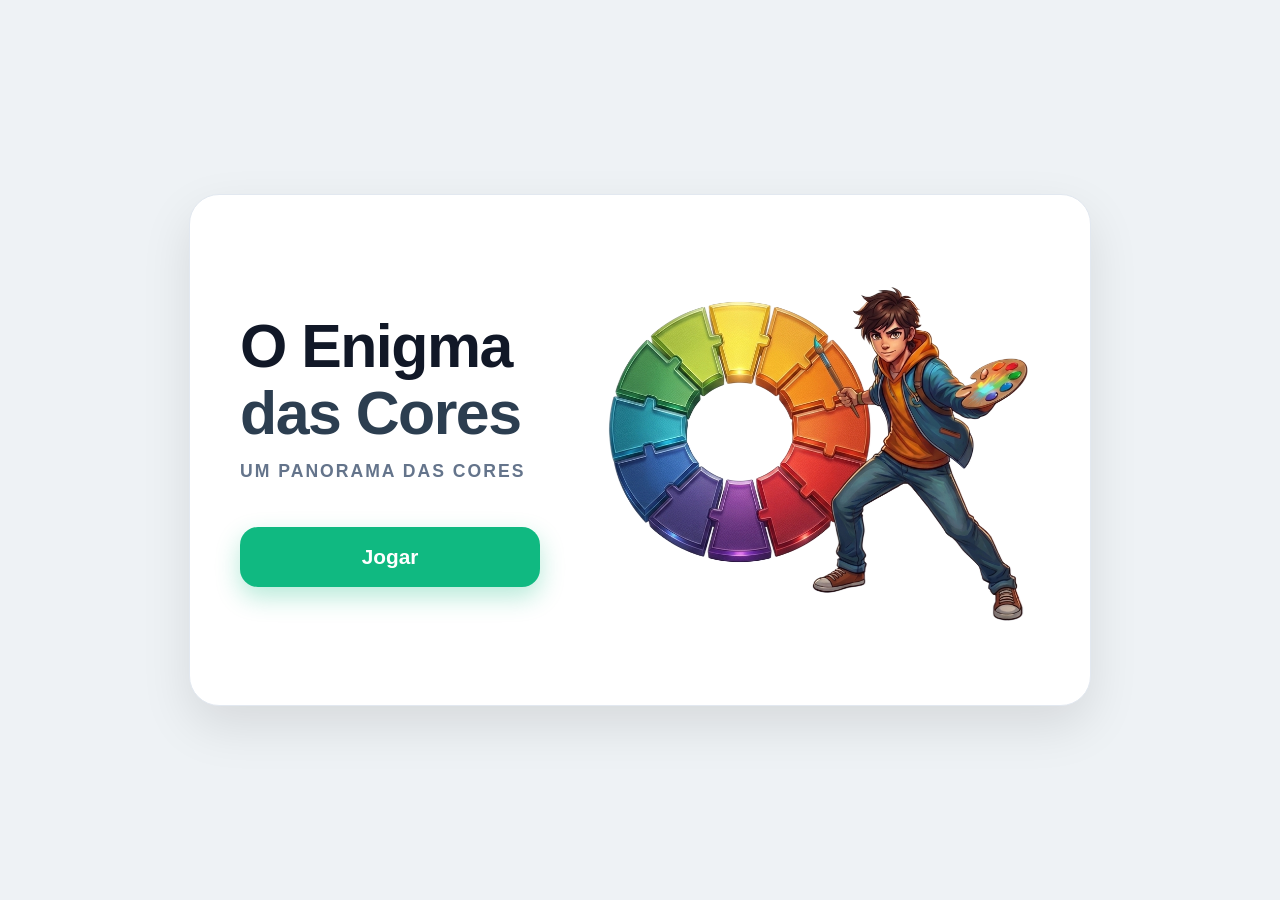
<file: index.html>
<!DOCTYPE html>
<html lang="pt-br">
<head>
    <meta charset="UTF-8">
    <meta name="viewport" content="width=device-width, initial-scale=1.0, maximum-scale=1.0, user-scalable=no, viewport-fit=cover">
    <title>Enigma das Cores</title>
    
    <link rel="stylesheet" href="style.css">
</head>
<body>
    <div id="main-menu" class="capa-container">
    <div class="capa-content">
        <div class="capa-texto">
            <h1>O Enigma<br><span style="color: #2c3e50;">das Cores</span></h1>
            <p>Um panorama das cores</p>
            <button class="btn-play" onclick="showMap()">Jogar</button>
        </div>
        
        <div class="capa-visual">
            <img src="Assets/imagemcapaB.png" class="capa-personagem" alt="Personagem Enigma das Cores">
        </div>
    </div>
</div>

  <div id="map-screen" class="full-screen-overlay" style="display: none;">
      <div class="map-card-premium">
          <h2 class="map-title">Mapa de Cores</h2>
          
          <div class="career-path">
              <div id="node-1" class="phase-node active" onclick="selectPhase(1)">1</div>
              <div class="path-line"></div>
              <div id="node-2" class="phase-node locked" onclick="selectPhase(2)">2</div>
              <div class="path-line"></div>
              <div id="node-3" class="phase-node locked" onclick="selectPhase(3)">3</div>
              <div class="path-line"></div>
              <div id="node-4" class="phase-node locked" onclick="selectPhase(4)">4</div>
               
              
          </div>
          
          <div class="phase-info-card">
              <h3 id="selected-phase-name">Fase 1: Primárias</h3>
              <button id="btn-start-phase" onclick="startGame()">Começar</button>
          </div>
      </div>
  </div>


    <div id="game-screen" style="display: none;">
        <div id="phase-intro" class="phase-overlay" style="display:none;">
            <div class="dialogue-container">
                <img id="dialogue-img" src="Assets/personagem.png" alt="Mestre das Cores" class="dialogue-character">
                
                <div class="dialogue-box">
                    <h3 id="dialogue-title" class="dialogue-name">Mestre das Cores</h3>
                    <p id="dialogue-text" class="dialogue-content"></p>
                    <button class="btn-dialogue-next" onclick="closeIntro()">Começar!</button>
                </div>
            </div>
        </div>

        <div class="game-container" id="game-container">
            <!-- Substitua o botão anterior por este -->
<button id="btn-back-phase" class="btn-nav-back" onclick="goBackToPreviousPhase()" style="display: none;">
    <span>&#8592;</span> <span id="btn-back-text">Voltar</span>
</button>
            <div class="mestre-header">
                <img src="Assets/personadesenhando.png" alt="Mestre das Cores" class="mestre-avatar">
                <div class="mestre-info">
                    <span class="mestre-tag"></span>
                    <h2 class="card-titulo">Enigma das Cores</h2>
                    <h3 class="card-subtitulo" id="game-instruction">Misture as cores para prosseguir</h3>
                </div>
            </div>
            <div id="color-area"></div>
            <div class="wheel-container">
                <div id="chromatic-wheel" class="wheel-base"></div>
                <div class="wheel-center"></div>
            </div>
        </div>
    </div>

    <div id="error-overlay" style="display: none;">
        <div class="error-card">
            <h2>Ops!</h2>
            <p id="error-text">Tente outra combinação!</p>
            <button style="background: #e74c3c;" onclick="closeError()">Tentar Novamente</button>
        </div>
    </div>

    <div id="result-overlay" style="display: none;">
        <div class="result-card">
            <div id="final-color-display" style="width: 60px; height: 60px; margin: 0 auto 10px; border-radius: 50%;"></div>
            <h2 id="final-color-name">Cor</h2>
            <p id="color-psychology" style="font-size: 0.9rem;"></p>
            <button id="btn-continue" onclick="resetAfterMix()">Continuar</button>
        </div>
    </div>

    <div id="victory-overlay" class="phase-overlay" style="display: none;">
    <div class="victory-card">
        <h1>Magnífico!</h1>
        <p>O círculo está completo!</p>
        <!-- Mude apenas o src na linha abaixo -->
        <img id="img-circulo-vitoria" 
             src="Assets/circulo-vitoria.png" 
             alt="Círculo Cromático">
        <button onclick="finishPhase()">Voltar ao Mapa</button>
    </div>
</div>

    <div id="loading-overlay" class="full-screen-overlay" style="display: none; flex-direction: column; z-index: 9999; background: #455564; align-items: center; justify-content: center; position: fixed; inset: 0;">
        <div class="loader"></div>
        <h2 style="color: white; margin-top: 25px; font-family: 'Inter', sans-serif;">Carregando Fase 3...</h2>
        <p style="color: #cbd5e1; font-size: 0.95rem; font-family: 'Inter', sans-serif;">Preparando o estúdio de Mandalas</p>
    </div>

    

    <script src="script.js"></script>
    <script src="script-debug.js"></script>
    <script src="script-audio.js"></script>
    

      
</body>
</html>
</file>
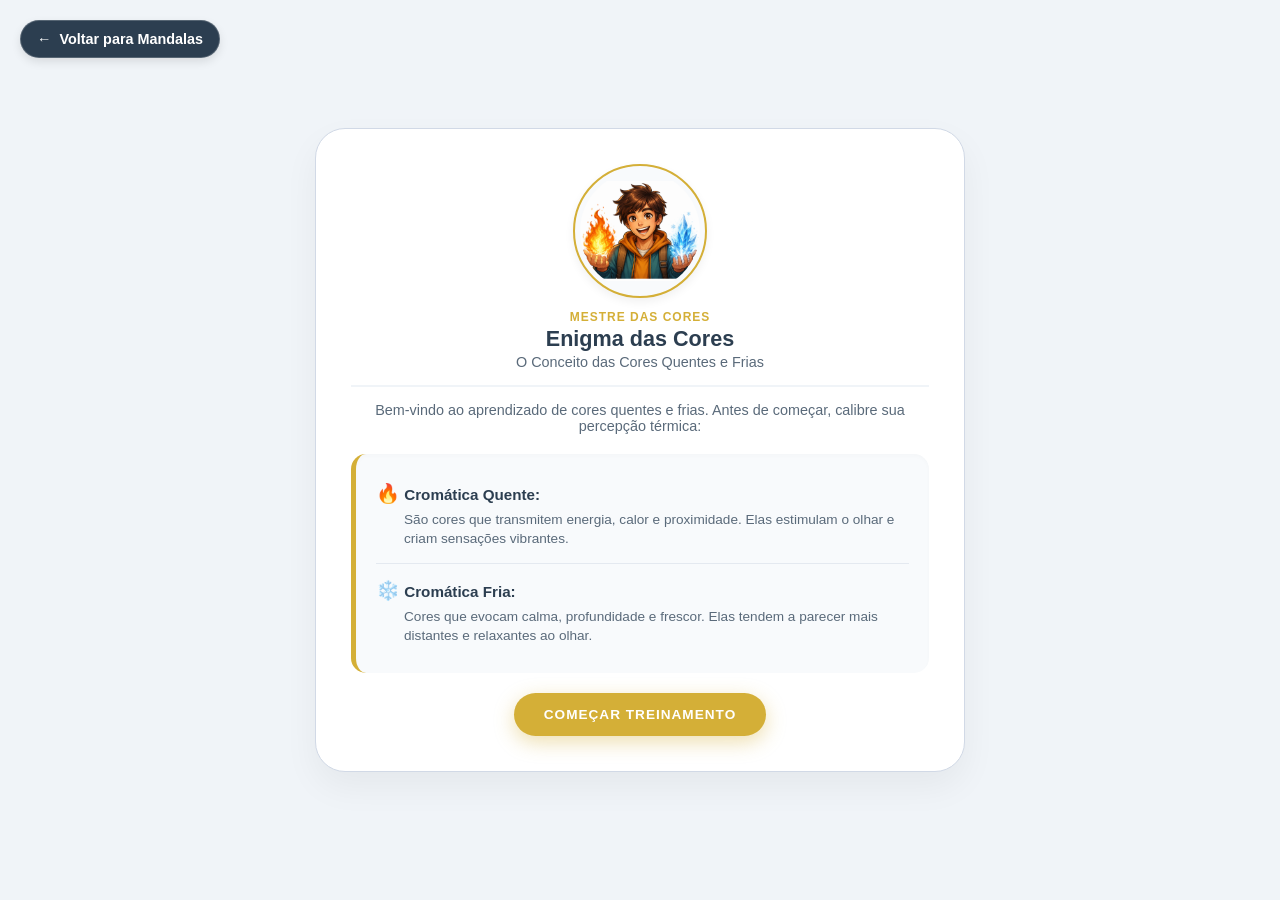
<file: cores.html>
<!DOCTYPE html>
<html lang="pt-br">
<head>
    <meta charset="UTF-8">
    <meta name="viewport" content="width=device-width, initial-scale=1.0, maximum-scale=1.0, user-scalable=no, viewport-fit=cover">
    <title>Enigma das Cores - Quentes e Frias</title>
    
    <link rel="stylesheet" href="style-cores.css">
</head>
<body>

    <button class="btn-nav-back" onclick="backToMandalas()">
        <span>&#8592;</span> Voltar para Mandalas
    </button>

    <div id="app">
        <div id="card-intro" class="card-modal">
            <div class="mestre-header">
                <img src="Assets/personagemmeioquentemeiofrio.png" alt="Mestre das Cores" class="mestre-avatar">
                <div class="mestre-info">
                    <span class="mestre-tag">Mestre das Cores</span>
                    <h2 class="card-titulo">Enigma das Cores</h2>
                    <h3 class="card-subtitulo">O Conceito das Cores Quentes e Frias</h3>
                </div>
            </div>

            <p style="font-size: 0.9rem; color: var(--text-light); margin: 15px 0;">
                Bem-vindo ao aprendizado de cores quentes e frias. Antes de começar, calibre sua percepção térmica:
            </p>
            
            <div class="dida-container">
                <div class="dida-item">
                    <span style="font-size: 1.2rem;">🔥</span> 
                    <strong>Cromática Quente:</strong> 
                    <p style="margin: 5px 0 0 28px; font-size: 0.85rem; line-height: 1.4;">
                        São cores que transmitem energia, calor e proximidade. Elas estimulam o olhar e criam sensações vibrantes.
                    </p>
                </div>
                
                <div style="height: 1px; background: var(--border); margin: 15px 0; opacity: 0.5;"></div>

                <div class="dida-item">
                    <span style="font-size: 1.2rem;">❄️</span> 
                    <strong>Cromática Fria:</strong> 
                    <p style="margin: 5px 0 0 28px; font-size: 0.85rem; line-height: 1.4;">
                        Cores que evocam calma, profundidade e frescor. Elas tendem a parecer mais distantes e relaxantes ao olhar.
                    </p>
                </div>
            </div>
            
            <button class="btn btn-gold" onclick="iniciarJogo()">COMEÇAR TREINAMENTO</button>
        </div>

        <div id="game-container" class="card-modal" style="display:none;">
            <div id="header-missao">
                <h3 id="titulo-etapa"></h3>
                <p id="instrucao"></p>
            </div>
            <div id="grid-captcha"></div>
            <div id="footer-acoes"> 
                <button id="btn-verificar" class="btn btn-gold" onclick="verificarSelecao()">VERIFICAR</button>
            </div>
            <div id="feedback"></div>
        </div>

        <div id="card-sucesso" class="card-modal" style="display:none;">
            <h2 style="color:#28a745;">✅ Fase Concluída!</h2>
            <p style="margin: 15px 0; color: var(--text-light);">Seu olhar está perfeitamente calibrado para curadoria.</p>
            <div style="display: flex; flex-direction: column; gap: 10px;">
                <button class="btn btn-gold" onclick="reiniciarTudo()">REINICIAR FASE</button>
                <button class="btn btn-gold" onclick="voltarAoMapaFinal()">IR PARA FASE FINAL</button>
            </div>
        </div>
    </div>

    <script src="script-cores.js"></script>
    <script src="script-debug.js"></script>
    <script src="script-audio.js"></script>
</body>
</html>
</file>
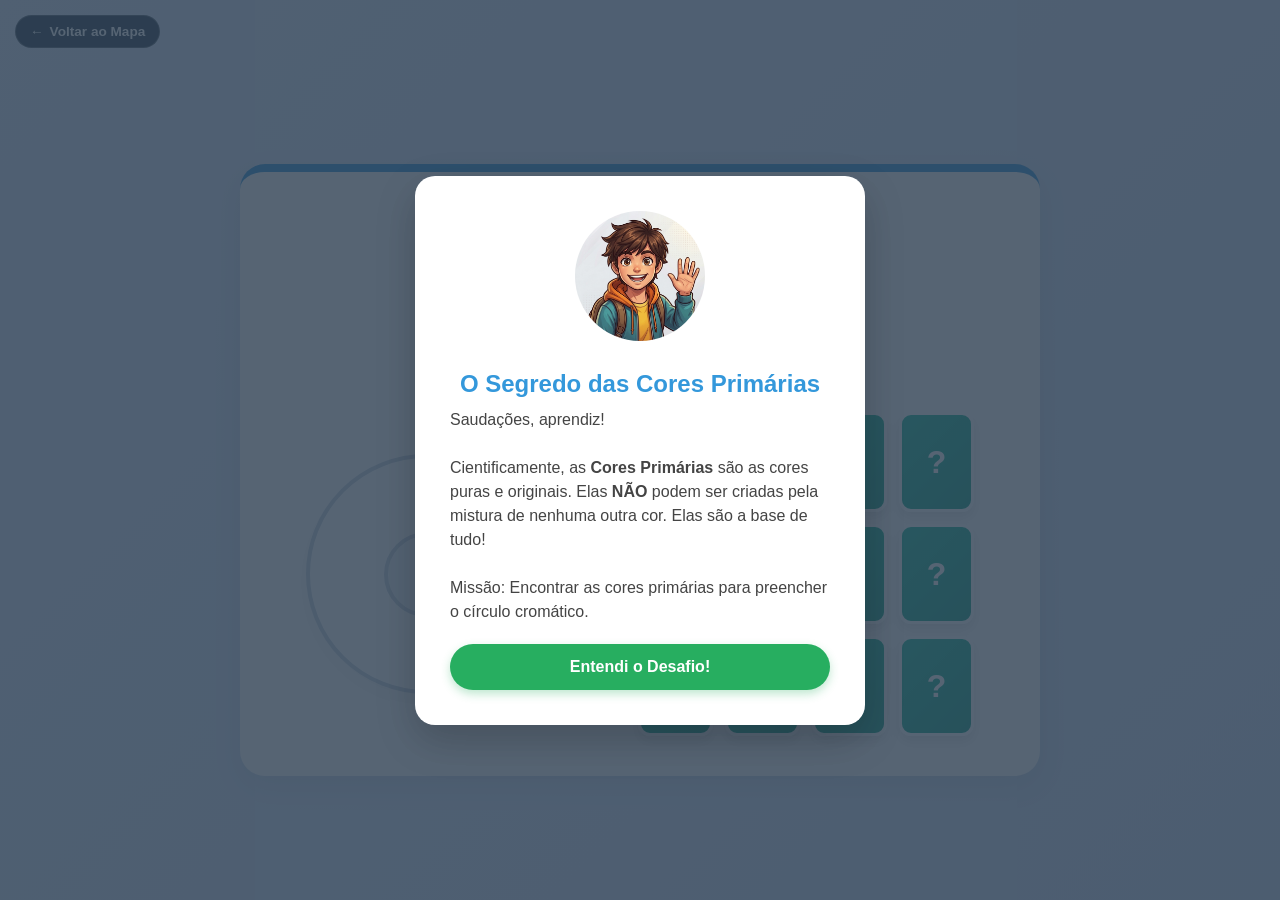
<file: faseum.html>
<!DOCTYPE html>
<html lang="pt-br">
<head>
    <meta charset="UTF-8">
    <meta name="viewport" content="width=device-width, initial-scale=1.0">
    <title>Fase 1: Desafio da Memória Primária</title>
    <link rel="stylesheet" href="style-faseum.css">
</head>
<body>
    <!-- Cole dentro do container principal do jogo -->
<button class="btn-nav-back" onclick="backToMap()">
    <span>&#8592;</span> Voltar ao Mapa
</button>
    <div id="intro-modal" class="modal-overlay">
        <div class="modal-content">
            <img src="Assets/saudaçoesdois.png" alt="Mestre das Cores" class="avatar-mestre" onerror="this.style.display='none'">
            <h2 style="color: #3498db; margin: 10px 0;">O Segredo das Cores Primárias</h2>
            <p style="text-align: left; font-size: 1rem; line-height: 1.5; color: #444; margin-bottom: 20px;">
                Saudações, aprendiz!<br><br>
                Cientificamente, as <strong>Cores Primárias </strong> são as cores puras e originais. Elas <b>NÃO</b> podem ser criadas pela mistura de nenhuma outra cor. Elas são a base de tudo!<br><br>
                Missão: Encontrar as cores primárias para preencher o círculo cromático.
            </p>
            <button class="btn-primary" onclick="fecharIntro()">Entendi o Desafio!</button>
        </div>
    </div>

    <div id="question-modal" class="modal-overlay" style="display: none;">
        <div class="modal-content" style="max-width: 350px;">
            <div id="cor-revelada-display" class="color-display-circle"></div>
            <h2 id="cor-revelada-nome" style="margin: 15px 0;">Cor</h2>
            <p style="font-size: 1.1rem; font-weight: bold; margin-bottom: 25px;">Esta é uma Cor Primária?</p>
            
            <div class="btn-group">
                <button class="btn-yes" onclick="responderPergunta(true)">SIM</button>
                <button class="btn-no" onclick="responderPergunta(false)">NÃO</button>
            </div>
        </div>
    </div>

    <div id="feedback-modal" class="modal-overlay" style="display: none; background: transparent;">
        <div class="feedback-toast" id="feedback-toast">
            <h3 id="feedback-title">Resposta</h3>
            <p id="feedback-text">Texto</p>
        </div>
    </div>

    <div class="fase1-wrapper">
        <div class="mestre-header">
            <img src="Assets/saudaçoesdois.png" alt="Mestre das Cores" class="mestre-avatar">
            <div class="mestre-info">
                <span class="mestre-tag"></span>
                <h2 class="card-titulo">Enigma das Cores</h2>
                <h3 class="card-subtitulo">Encontre as 3 Cores Primárias</h3>
            </div>
        </div>

        <div class="game-area">
            <div class="wheel-section">
                <div class="beautiful-wheel">
                    <div class="slot slot-amarelo" id="slot-amarelo"></div>
                    <div class="slot slot-azul" id="slot-azul"></div>
                    <div class="slot slot-vermelho" id="slot-vermelho"></div>
                    <div class="wheel-center-hole"></div>
                </div>
            </div>

            <div class="cards-section">
                <div class="cards-grid" id="cards-grid">
                    </div>
            </div>
        </div>
    </div>

    <!-- TELA DE VITÓRIA -->
    <div id="victory-modal" class="modal-overlay" style="display: none;">
        <div class="modal-content">
            <h1 style="color: #27ae60; margin-bottom: 15px;">Genial! 🎨</h1>
            <p style="font-size: 1.1rem; line-height: 1.5; margin-bottom: 5px;">
                Você provou que conhece a base da teoria das cores! Com Vermelho, Azul e Amarelo em mãos, você está pronto para fazer magia.
            </p>
            
            <!-- CÍRCULO DA VITÓRIA (ESTILO FATIAS) -->
            <div style="display: flex; justify-content: center; transform: scale(0.65); margin-top: -30px; margin-bottom: -15px;">
                <div class="beautiful-wheel">
                    <div class="slot slot-amarelo filled" style="background: #ffff00;"></div>
                    <div class="slot slot-azul filled" style="background: #2e86de;"></div>
                    <div class="slot slot-vermelho filled" style="background: #ff4757;"></div>
                    <div class="wheel-center-hole"></div>
                </div>
            </div>

            <button class="btn-primary" onclick="avancarParaFase2()">Avançar para a Fase 2</button>
        </div>
    </div>

    <script src="script-faseum.js"></script>
    <script src="script-debug.js"></script>
    <script src="script-audio.js"></script>
</body>
</html>
</file>
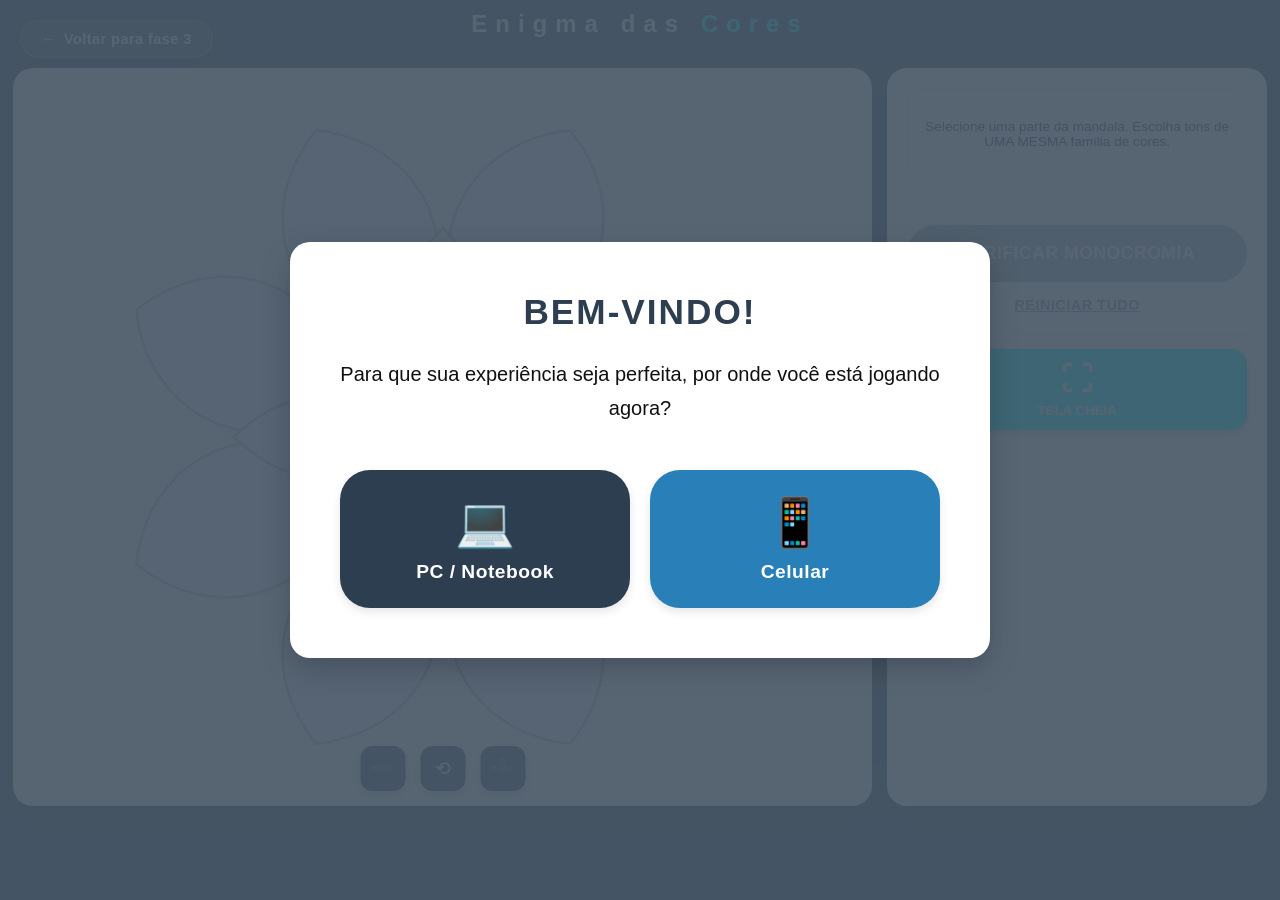
<file: mandalas.html>
<!DOCTYPE html>
<html lang="pt-br">
<head>
    <meta charset="UTF-8">
    <meta name="viewport" content="width=device-width, initial-scale=1.0, maximum-scale=1.0, user-scalable=no, viewport-fit=cover">
    <title>Color Fusion Pro</title>
    
    <link rel="stylesheet" href="style-mandalas.css">
</head>
<body>

    <div id="modal-device-selection" class="overlay">
        <div class="card">
            <h2 class="modal-title text-gold">BEM-VINDO!</h2>
            <p class="modal-text center">
                Para que sua experiência seja perfeita, por onde você está jogando agora?
            </p>
            <div class="device-container">
                <button class="btn-action btn-device pc" onclick="escolherDispositivo('pc')">
                    <span class="device-icon">💻</span> PC / Notebook
                </button>
                <button class="btn-action btn-device mobile" onclick="escolherDispositivo('mobile')">
                    <span class="device-icon">📱</span> Celular
                </button>
            </div>
        </div>
    </div>

    <div id="modal-intro-1" class="overlay" style="display: none;">
        <div class="card">
            <h2 class="modal-title spaced text-accent">MONOCROMIA</h2>
            <p class="modal-text">
                Complete a mandala usando <strong>apenas tons da mesma família</strong>.<br><br>
                Dica: As cores agora estão agrupadas por família no painel para facilitar a sua escolha!
            </p>
            <button class="btn-action padded" onclick="startGame()">COMEÇAR ETAPA 1</button>
        </div>
    </div>

    <div id="modal-success-1" class="overlay" style="display: none;">
        <div class="card card-success">
            <h2 class="modal-title text-success">PERFEITO!</h2>
            <p class="modal-text">
                Sua visão monocromática é impecável. O equilíbrio de tons foi validado.
            </p>
            <div class="btn-action-group">
                <button class="btn-action dark" onclick="resetPhase1()">REFAZER</button>
                <button class="btn-action gold" onclick="showIntroPhase2()">IR PARA ETAPA 2 ➔</button>
            </div>
        </div>
    </div>

    <div id="modal-intro-2" class="overlay" style="display: none;">
        <div class="card card-gold">
            <h2 class="modal-title spaced text-gold">POLICROMIA ULTRA</h2>
            <p class="modal-text">
                Bem-vindo ao nível Ultra. A policromia celebra a diversidade e o contraste agressivo.<br><br>
                O desafio agora é dar vida a esta mandala geométrica utilizando pelo menos <strong>3 famílias de cores diferentes</strong>.
            </p>
            <button class="btn-action gold padded" onclick="startPhase2()">LIBERAR MANDALA GEOMÉTRICA</button>
        </div>
    </div>

    <div id="modal-victory-final" class="overlay" style="display: none;">
        <div class="card victory-card">
            <div class="victory-icon">🏆</div>
            <h2 class="modal-title huge text-gold">MESTRE DAS CORES</h2>
            <p class="modal-text large center">
                Você concluiu o desafio Fusion Ultra com maestria artística absoluta.
            </p>
            <button class="btn-action white padded-large" onclick="location.reload()">JOGAR NOVAMENTE</button>

            <button class="btn-action success" onclick="prosseguirParaMapa()">PROSSEGUIR</button>
        </div>
    </div>

    <div id="modal-fullscreen-colors" class="overlay fullscreen-modal" style="display: none;">
        <div class="fullscreen-header">
            <h2 class="modal-title text-dark">PALETA COMPLETA</h2>
            <button onclick="closeFullscreenColors()" class="btn-close">×</button>
        </div>
        <div class="fullscreen-body">
            <div class="color-grid-fullscreen" id="grid-cores-fullscreen"></div>
        </div>
    </div>

    <div id="phase1" class="game-phase active-phase">
        <button class="btn-nav-back" onclick="backToMap()">
    <span>&#8592;</span> Voltar para fase 3
</button>
        <h3 class="phase-title">Enigma <span class="fasetitle">das </span><span class="text-accent">Cores</span></h3>
        <div id="game-container">
            <div id="canvas-mold-1" class="canvas-mold">
                <div class="zoom-panel">
                    <button class="zoom-btn" onclick="zoomControl('mandala-svg-1', 'out')">➖</button>
                    <button class="zoom-btn" onclick="zoomControl('mandala-svg-1', 'reset')">⟲</button>
                    <button class="zoom-btn" onclick="zoomControl('mandala-svg-1', 'in')">➕</button>
                </div>

                <svg class="mandala-svg" viewBox="-150 -150 300 300" id="mandala-svg-1">
                    <g id="m1-outer-layer">
                        <path class="mandala-part" id="m1-o1" d="M0,-45 C35,-55 45,-110 0,-135 C-45,-110 -35,-55 0,-45 Z" transform="rotate(22.5)"/>
                        <path class="mandala-part" id="m1-o2" d="M0,-45 C35,-55 45,-110 0,-135 C-45,-110 -35,-55 0,-45 Z" transform="rotate(67.5)"/>
                        <path class="mandala-part" id="m1-o3" d="M0,-45 C35,-55 45,-110 0,-135 C-45,-110 -35,-55 0,-45 Z" transform="rotate(112.5)"/>
                        <path class="mandala-part" id="m1-o4" d="M0,-45 C35,-55 45,-110 0,-135 C-45,-110 -35,-55 0,-45 Z" transform="rotate(157.5)"/>
                        <path class="mandala-part" id="m1-o5" d="M0,-45 C35,-55 45,-110 0,-135 C-45,-110 -35,-55 0,-45 Z" transform="rotate(202.5)"/>
                        <path class="mandala-part" id="m1-o6" d="M0,-45 C35,-55 45,-110 0,-135 C-45,-110 -35,-55 0,-45 Z" transform="rotate(247.5)"/>
                        <path class="mandala-part" id="m1-o7" d="M0,-45 C35,-55 45,-110 0,-135 C-45,-110 -35,-55 0,-45 Z" transform="rotate(292.5)"/>
                        <path class="mandala-part" id="m1-o8" d="M0,-45 C35,-55 45,-110 0,-135 C-45,-110 -35,-55 0,-45 Z" transform="rotate(337.5)"/>
                    </g>
                    <g id="m1-middle-layer">
                        <path class="mandala-part" id="m1-c1" d="M0,-25 C15,-25 25,-55 0,-60 C-25,-55 -15,-25 0,-25 Z" transform="rotate(22.5)"/>
                        <path class="mandala-part" id="m1-c2" d="M0,-25 C15,-25 25,-55 0,-60 C-25,-55 -15,-25 0,-25 Z" transform="rotate(67.5)"/>
                        <path class="mandala-part" id="m1-c3" d="M0,-25 C15,-25 25,-55 0,-60 C-25,-55 -15,-25 0,-25 Z" transform="rotate(112.5)"/>
                        <path class="mandala-part" id="m1-c4" d="M0,-25 C15,-25 25,-55 0,-60 C-25,-55 -15,-25 0,-25 Z" transform="rotate(157.5)"/>
                        <path class="mandala-part" id="m1-c5" d="M0,-25 C15,-25 25,-55 0,-60 C-25,-55 -15,-25 0,-25 Z" transform="rotate(202.5)"/>
                        <path class="mandala-part" id="m1-c6" d="M0,-25 C15,-25 25,-55 0,-60 C-25,-55 -15,-25 0,-25 Z" transform="rotate(247.5)"/>
                        <path class="mandala-part" id="m1-c7" d="M0,-25 C15,-25 25,-55 0,-60 C-25,-55 -15,-25 0,-25 Z" transform="rotate(292.5)"/>
                        <path class="mandala-part" id="m1-c8" d="M0,-25 C15,-25 25,-55 0,-60 C-25,-55 -15,-25 0,-25 Z" transform="rotate(337.5)"/>
                    </g>
                    <g id="m1-inner-layer">
                        <path class="mandala-part" id="m1-p1" d="M0,-18 C22,-20 25,-60 0,-85 C-25,-60 -22,-20 0,-18 Z" transform="rotate(0)"/>
                        <path class="mandala-part" id="m1-p2" d="M0,-18 C22,-20 25,-60 0,-85 C-25,-60 -22,-20 0,-18 Z" transform="rotate(45)"/>
                        <path class="mandala-part" id="m1-p3" d="M0,-18 C22,-20 25,-60 0,-85 C-25,-60 -22,-20 0,-18 Z" transform="rotate(90)"/>
                        <path class="mandala-part" id="m1-p4" d="M0,-18 C22,-20 25,-60 0,-85 C-25,-60 -22,-20 0,-18 Z" transform="rotate(135)"/>
                        <path class="mandala-part" id="m1-p5" d="M0,-18 C22,-20 25,-60 0,-85 C-25,-60 -22,-20 0,-18 Z" transform="rotate(180)"/>
                        <path class="mandala-part" id="m1-p6" d="M0,-18 C22,-20 25,-60 0,-85 C-25,-60 -22,-20 0,-18 Z" transform="rotate(225)"/>
                        <path class="mandala-part" id="m1-p7" d="M0,-18 C22,-20 25,-60 0,-85 C-25,-60 -22,-20 0,-18 Z" transform="rotate(270)"/>
                        <path class="mandala-part" id="m1-p8" d="M0,-18 C22,-20 25,-60 0,-85 C-25,-60 -22,-20 0,-18 Z" transform="rotate(315)"/>
                    </g>
                    <circle class="mandala-part" id="m1-center" cx="0" cy="0" r="18"/>
                </svg>
            </div>
            <div id="color-panel">
                <div id="msg-box">Selecione uma parte da mandala. Escolha tons de UMA MESMA família de cores.</div>
                <div class="color-grid" id="grid-cores-1"></div>
                <button id="btn-send-1" onclick="validateMandala1()" class="btn-action" disabled>VERIFICAR MONOCROMIA</button>
                <button onclick="resetPhase1()" class="btn-action btn-reset">REINICIAR TUDO</button>
                
                <div class="divider"></div>
                <button onclick="openFullscreenColors(1)" class="btn-fullscreen">
                    <span class="icon-fullscreen">⛶</span>
                    TELA CHEIA
                </button>
            </div>
        </div>
    </div>

    <div id="phase2" class="game-phase">
        <button class="btn-nav-back" onclick="backToPhase1()">
    <span>&#8592;</span> Voltar à Etapa 1
</button>
        <button class="btn-nav-back" onclick="backToPhase1()">← VOLTAR PARA ETAPA 1</button>
        <h3 class="phase-title">Enigma <span class="fasetitle">das </span><span class="text-accent">Cores</span></h3>
        <div id="game-container">
            <div id="canvas-mold-2" class="canvas-mold">
                <div class="zoom-panel">
                    <button class="zoom-btn" onclick="zoomControl('mandala-svg-2', 'out')">➖</button>
                    <button class="zoom-btn" onclick="zoomControl('mandala-svg-2', 'reset')">⟲</button>
                    <button class="zoom-btn" onclick="zoomControl('mandala-svg-2', 'in')">➕</button>
                </div>

                <svg class="mandala-svg" viewBox="-150 -150 300 300" id="mandala-svg-2">
    <g id="m2-outer-layer">
        <path class="mandala-part-2" id="m2-o1" d="M0,-45 C35,-55 45,-110 0,-135 C-45,-110 -35,-55 0,-45 Z" transform="rotate(22.5)"/>
        <path class="mandala-part-2" id="m2-o2" d="M0,-45 C35,-55 45,-110 0,-135 C-45,-110 -35,-55 0,-45 Z" transform="rotate(67.5)"/>
        <path class="mandala-part-2" id="m2-o3" d="M0,-45 C35,-55 45,-110 0,-135 C-45,-110 -35,-55 0,-45 Z" transform="rotate(112.5)"/>
        <path class="mandala-part-2" id="m2-o4" d="M0,-45 C35,-55 45,-110 0,-135 C-45,-110 -35,-55 0,-45 Z" transform="rotate(157.5)"/>
        <path class="mandala-part-2" id="m2-o5" d="M0,-45 C35,-55 45,-110 0,-135 C-45,-110 -35,-55 0,-45 Z" transform="rotate(202.5)"/>
        <path class="mandala-part-2" id="m2-o6" d="M0,-45 C35,-55 45,-110 0,-135 C-45,-110 -35,-55 0,-45 Z" transform="rotate(247.5)"/>
        <path class="mandala-part-2" id="m2-o7" d="M0,-45 C35,-55 45,-110 0,-135 C-45,-110 -35,-55 0,-45 Z" transform="rotate(292.5)"/>
        <path class="mandala-part-2" id="m2-o8" d="M0,-45 C35,-55 45,-110 0,-135 C-45,-110 -35,-55 0,-45 Z" transform="rotate(337.5)"/>
    </g>
    <g id="m2-middle-layer">
        <path class="mandala-part-2" id="m2-c1" d="M0,-25 C15,-25 25,-55 0,-60 C-25,-55 -15,-25 0,-25 Z" transform="rotate(22.5)"/>
        <path class="mandala-part-2" id="m2-c2" d="M0,-25 C15,-25 25,-55 0,-60 C-25,-55 -15,-25 0,-25 Z" transform="rotate(67.5)"/>
        <path class="mandala-part-2" id="m2-c3" d="M0,-25 C15,-25 25,-55 0,-60 C-25,-55 -15,-25 0,-25 Z" transform="rotate(112.5)"/>
        <path class="mandala-part-2" id="m2-c4" d="M0,-25 C15,-25 25,-55 0,-60 C-25,-55 -15,-25 0,-25 Z" transform="rotate(157.5)"/>
        <path class="mandala-part-2" id="m2-c5" d="M0,-25 C15,-25 25,-55 0,-60 C-25,-55 -15,-25 0,-25 Z" transform="rotate(202.5)"/>
        <path class="mandala-part-2" id="m2-c6" d="M0,-25 C15,-25 25,-55 0,-60 C-25,-55 -15,-25 0,-25 Z" transform="rotate(247.5)"/>
        <path class="mandala-part-2" id="m2-c7" d="M0,-25 C15,-25 25,-55 0,-60 C-25,-55 -15,-25 0,-25 Z" transform="rotate(292.5)"/>
        <path class="mandala-part-2" id="m2-c8" d="M0,-25 C15,-25 25,-55 0,-60 C-25,-55 -15,-25 0,-25 Z" transform="rotate(337.5)"/>
    </g>
    <g id="m2-inner-layer">
        <path class="mandala-part-2" id="m2-p1" d="M0,-18 C22,-20 25,-60 0,-85 C-25,-60 -22,-20 0,-18 Z" transform="rotate(0)"/>
        <path class="mandala-part-2" id="m2-p2" d="M0,-18 C22,-20 25,-60 0,-85 C-25,-60 -22,-20 0,-18 Z" transform="rotate(45)"/>
        <path class="mandala-part-2" id="m2-p3" d="M0,-18 C22,-20 25,-60 0,-85 C-25,-60 -22,-20 0,-18 Z" transform="rotate(90)"/>
        <path class="mandala-part-2" id="m2-p4" d="M0,-18 C22,-20 25,-60 0,-85 C-25,-60 -22,-20 0,-18 Z" transform="rotate(135)"/>
        <path class="mandala-part-2" id="m2-p5" d="M0,-18 C22,-20 25,-60 0,-85 C-25,-60 -22,-20 0,-18 Z" transform="rotate(180)"/>
        <path class="mandala-part-2" id="m2-p6" d="M0,-18 C22,-20 25,-60 0,-85 C-25,-60 -22,-20 0,-18 Z" transform="rotate(225)"/>
        <path class="mandala-part-2" id="m2-p7" d="M0,-18 C22,-20 25,-60 0,-85 C-25,-60 -22,-20 0,-18 Z" transform="rotate(270)"/>
        <path class="mandala-part-2" id="m2-p8" d="M0,-18 C22,-20 25,-60 0,-85 C-25,-60 -22,-20 0,-18 Z" transform="rotate(315)"/>
    </g>
    <circle class="mandala-part-2" id="m2-center" cx="0" cy="0" r="18"/>
</svg>

            </div>
            <div id="color-panel">
                <div id="msg-box-2">Selecione uma parte da mandala e use pelo menos 3 famílias de cores diferentes!</div>
                <div class="color-grid" id="grid-cores-2"></div>
                <button id="btn-send-2" onclick="validateMandala2()" class="btn-action" disabled>FINALIZAR OBRA PRIMA</button>
                <button onclick="resetPhase2()" class="btn-action btn-reset">LIMPAR ETAPA 2</button>
                
                <div class="divider"></div>
                <button onclick="openFullscreenColors(2)" class="btn-fullscreen">
                    <span class="icon-fullscreen">⛶</span>
                    TELA CHEIA
                </button>
            </div>
        </div>
    </div>

    <div id="tutorial-overlay" style="display: none;">
    
    <div id="tutorial-spotlight"></div>
    
    <div class="tutorial-dialogue-container">
        <img src="Assets/personagem.png" alt="Mestre das Cores" class="dialogue-character" id="tutorial-character-img">
        <div class="dialogue-box">
            <h3 class="dialogue-name">Mestre das Cores</h3>
            <p id="tutorial-text" class="dialogue-content"></p>
            <button class="btn-dialogue-next" onclick="nextTutorialStep()">Entendi!</button>
        </div>
    </div>
</div>

    <script src="script-mandalas.js"></script>
    <script src="script-debug.js"></script>
    <script src="script-audio.js"></script>
</body>
</html>
</file>
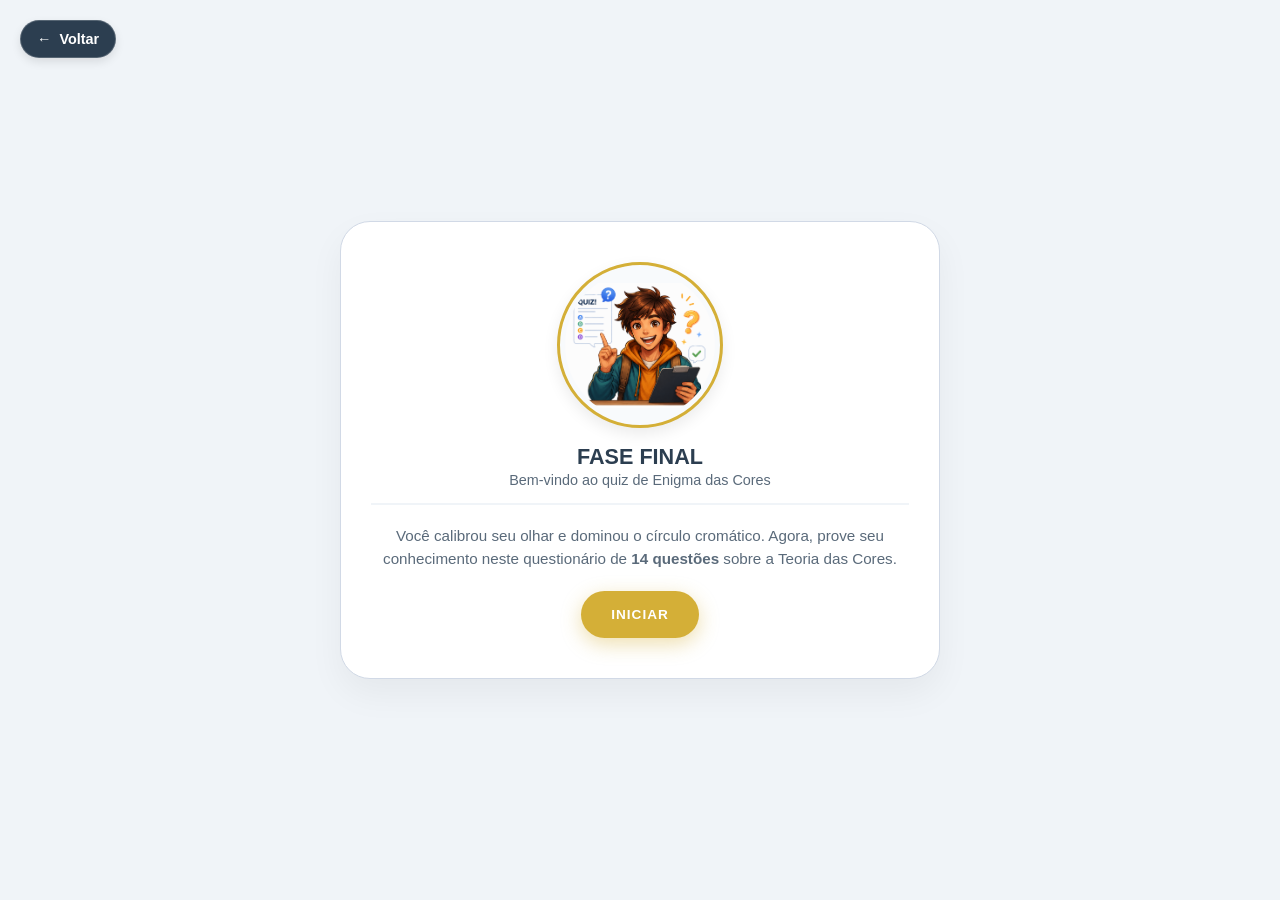
<file: quiz.html>
<!DOCTYPE html>
<html lang="pt-br">
<head>
    <meta charset="UTF-8">
    <meta name="viewport" content="width=device-width, initial-scale=1.0, maximum-scale=1.0, user-scalable=no, viewport-fit=cover">
    <title>Enigma das Cores - Exame Final</title>
    
    <link rel="stylesheet" href="style-quiz.css">
</head>
<body>

    <button class="btn-nav-back" onclick="backToCores()">
        <span>&#8592;</span> Voltar
    </button>

    <div id="app">
        <div id="tela-intro" class="card-modal">
            <div class="mestre-header">
                <img src="Assets/personagemquiz.png" alt="Mestre das Cores" class="mestre-avatar">
                <div class="mestre-info">
                    <span class="mestre-tag"></span>
                    <h2 class="card-titulo">FASE FINAL</h2>
                    <h3 class="card-subtitulo">Bem-vindo ao quiz de Enigma das Cores</h3>
                </div>
            </div>

            <p style="color: var(--text-light); margin: 20px 0; font-size: 0.95rem; line-height: 1.5;">
                Você calibrou seu olhar e dominou o círculo cromático. Agora, prove seu conhecimento neste questionário de <strong>14 questões</strong> sobre a Teoria das Cores.
            </p>
            
            <button class="btn btn-gold" onclick="iniciarQuiz()">INICIAR</button>
        </div>

        <!-- 🟢 AQUI ESTÁ O BONECO NO CANTO INFERIOR DIREITO DA PERGUNTA -->
        <div id="tela-quiz" class="card-modal" style="display:none; position: relative; padding-bottom: 60px;">
            <div id="quiz-header">
                <span id="badge-tema" class="badge">Tema</span>
                <span id="contador-questao">1/14</span>
            </div>
            <h3 id="texto-pergunta" style="margin: 20px 0; color: var(--text-main);"></h3>
            
            <div id="opcoes-container" style="position: relative; z-index: 2;"></div>

            <img src="Assets/personagemquestionando.png" alt="Mestre Questionando" class="avatar-canto">
        </div>

        <div id="tela-feedback" class="card-modal" style="display:none; position: relative; padding-bottom: 60px;">
            
            <h2 id="feedback-titulo" style="color:var(--text-main); margin-top: 10px;">Análise do Tema</h2>
            
            <div class="dida-container" style="position: relative; z-index: 2;">
                <p id="feedback-texto" style="margin: 0; font-weight: 500; text-align: center; font-size: 1.1rem;"></p>
            </div>
            
            <button class="btn btn-gold" onclick="proximaPergunta()" style="position: relative; z-index: 2;">PROSSEGUIR</button>

            <!-- 🟢 BONECO DO FEEDBACK MOVIDO PARA O CANTO -->
            <img id="avatar-feedback" src="Assets/personagemjoinhaquiz.png" alt="Mestre Feedback" class="avatar-canto">
            
        </div>

        <div id="tela-resultado" class="card-modal" style="display:none;">
            <h2 style="color:var(--text-main); margin-bottom: 5px;">Relatório de Desempenho</h2>
            <h1 id="nota-total" style="color:var(--gold); margin: 10px 0;">0/14</h1>
            <div id="pente-fino-container" style="text-align: left; margin: 20px 0;"></div>
            <button class="btn btn-gold" onclick="mostrarCreditos()" style="width: 100%;">FIM DE JOGO</button>
        </div>

        <div id="tela-creditos" class="card-modal" style="display:none; overflow: hidden;">
            <div class="mestre-header" style="border-bottom: none; padding-bottom: 0; margin-bottom: 5px;">
                <img src="Assets/personagemjoinha.png" alt="Mestre das Cores" class="mestre-avatar" style="width: 130px; height: 130px;">
            </div>
            <h2 style="color:var(--text-main); margin-bottom: 10px;">OBRIGADO POR JOGAR!</h2>
            
            <div class="creditos-viewport">
                <div class="creditos-scroll">
                    
                    <div class="credito-secao">
                        <p class="label-credito">GOVERNO DO ESTADO DE ALAGOAS</p>
                        <p class="nome-credito">Paulo Suruagy do Amaral Dantas</p>
                        <p class="cargo-credito">Governador do Estado de Alagoas</p>
                    </div>

                    <div class="credito-secao">
                        <p class="label-credito">SECRETARIA DE ESTADO DA EDUCAÇÃO</p>
                        
                        <p class="nome-credito">Roseane Ferreira Vasconcelos</p>
                        <p class="cargo-credito">Secretária de Estado da Educação</p>

                        <p class="nome-credito">Sueleide Barbosa Duarte</p>
                        <p class="cargo-credito">Secretária Executiva de Desenvolvimento da Educação e Cooperação com os Municípios</p>

                        <p class="nome-credito">Ricardo Lisboa Martins</p>
                        <p class="cargo-credito">Superintendente de Desenvolvimento do Ensino Médio e Políticas Educacionais</p>

                        <p class="nome-credito">Andrea Ferreira da Silva Maciel</p>
                        <p class="cargo-credito">Gerente Especial de Inovação e Tecnologia na Educação</p>
                    </div>

                    <div class="credito-secao">
                        <p class="label-credito">ELABORAÇÃO E REVISÃO</p>
                        <p class="nome-credito">Juliana Fernanda Amorim Sarmento</p>
                        <p class="nome-credito">Flávio Miguel Guilherme dos Santos</p>
                    </div>

                    <div class="credito-secao">
                        <p class="label-credito">DIAGRAMAÇÃO E DESENVOLVIMENTO</p>
                        <p class="nome-credito">Flávio Miguel Guilherme dos Santos</p>
                    </div>

                    <div class="credito-secao">
                        <p class="label-credito">REALIZAÇÃO</p>
                        <div class="imagem-produtora">
                            <img src="./Assets/semfundobrasao.png" alt="SEDUC" onerror="this.style.opacity='0'">
                            <span class="placeholder-img"></span>
                        </div>
                        <div class="imagem-produtora">
                            <img src="./Assets/Logo RIEH.png" alt="RIEH" onerror="this.style.opacity='0'">
                            <span class="placeholder-img"></span>
                        </div>

                        <div class="imagem-produtora">
                            <img src="./Assets/escolaweblogo.png" alt="RIEH" onerror="this.style.opacity='0'">
                            <span class="placeholder-img"></span>
                        </div>

                        <div class="imagem-produtora">
                            <img src="./Assets/logocecite.png" alt="RIEH" onerror="this.style.opacity='0'">
                            <span class="placeholder-img"></span>
                        </div>
                    </div>

                </div>
            </div>
            
            <button class="btn btn-outline" onclick="window.location.href='index.html'" style="margin-top: 15px; width: 100%;">VOLTAR AO MENU</button>
        </div>

    </div>

    <script src="script-quiz.js"></script>
    <script src="script-debug.js"></script>
    <script src="script-audio.js"></script>
</body>
</html>
</file>
<file: style.css>
body {
        background: #f0f4f8; 
        margin: 0; padding: 0;
        width: 100%; height: 100dvh;
        font-family: 'Montserrat', sans-serif;
        color: #2c3e50; 
        touch-action: none;
        overflow: hidden;
        display: flex; justify-content: center; align-items: center;
        user-select: none; -webkit-user-select: none;
    }

    .header { text-align: center; width: 100%; padding: 10px 0; }
    .header .emoji { font-size: 24px; display: block; }
    .header h1 { font-size: 1.1rem; margin: 0; }

    .full-screen-overlay, .phase-overlay, #result-overlay, #error-overlay {
        position: fixed; top: 0; left: 0; width: 100vw; height: 100vh;
        background: rgba(44, 62, 80, 0.9); display: flex; flex-direction: column;
        justify-content: center; align-items: center; z-index: 5000;
    }

    .game-container {
        display: flex; flex-direction: column; align-items: center;
        width: 100%; max-width: 400px; height: 100%; 
        padding: env(safe-area-inset-top) 20px env(safe-area-inset-bottom) 20px; 
        box-sizing: border-box;
        justify-content: space-between;
    }

    #color-area { flex: 1; display: flex; align-items: center; justify-content: center; width: 100%; min-height: 160px; }
    
    .phase1-triangle { height: 210px; position: relative; width: 100%; max-width: 270px; }
    .phase1-triangle .color-ball:nth-child(1) { position: absolute; top: 0; left: 50%; transform: translateX(-50%); }
    .phase1-triangle .color-ball:nth-child(2) { position: absolute; bottom: 0; left: 0; }
    .phase1-triangle .color-ball:nth-child(3) { position: absolute; bottom: 0; right: 0; }

    .phase2-columns { display: grid; grid-template-columns: 1fr 1fr; gap: 12px; width: 100%; max-width: 320px; }

    .color-ball {
        width: 72px; height: 72px; border-radius: 60% 40% 30% 70% / 60% 30% 70% 40%;
        display: flex; justify-content: center; align-items: center;
        font-size: 0.6rem; font-weight: 800; color: white;
        box-shadow: 0 8px 15px rgba(0,0,0,0.2); border: 3px solid rgba(255,255,255,0.4);
        cursor: pointer; text-align: center; touch-action: none;
    }

    .wheel-container { position: relative; width: 40vh; height: 40vh; max-width: 230px; max-height: 230px; margin-top: 15px; margin-bottom: 20px; }
    .wheel-base { width: 100%; height: 100%; border-radius: 50%; background: #ffffff; position: relative; overflow: hidden; border: 5px solid #d1d8e0; transform: rotate(-15deg); }
    .wheel-center { position: absolute; top: 50%; left: 50%; transform: translate(-50%, -50%); width: 35%; height: 35%; background: #f0f4f8; border-radius: 50%; z-index: 10; border: 4px solid #d1d8e0; }
    
    .wheel-slice { position: absolute; width: 100%; height: 100%; clip-path: polygon(50% 50%, 50% 0%, 78% 0%, 50% 50%); transform-origin: 50% 50%; transition: background 0.3s; }

    .result-card, .phase-card, .victory-card, .error-card { background: white; color: #1a252f; padding: 25px; border-radius: 25px; text-align: center; width: 80%; max-width: 320px; box-shadow: 0 10px 30px rgba(0,0,0,0.1); }
    
    
    #img-circulo-vitoria { 
        width: 220px; height: 220px; 
        margin: 20px auto; 
        display: block; 
        border-radius: 50%; 
        object-fit: cover;      
        box-shadow: 0 10px 20px rgba(0,0,0,0.1); 
        background: transparent;
    }

    .btn-play { 
    background: #27ae60; 
    color: white; 
    padding: 15px 40px; 
    font-size: 20px; 
    border-radius: 50px; 
    border: none; 
    font-weight: bold; 
    box-shadow: 0 4px 10px rgba(39, 174, 96, 0.3); 
    width: auto; /* Corrige o esticamento no PC */
    min-width: 300px; /* Mantém um tamanho mínimo elegante */
    cursor: pointer;
}
    button { background: #2c3e50; color: white; border: none; padding: 12px; border-radius: 12px; font-weight: bold; width: 100%; margin-top: 10px; cursor: pointer; }

    /* =========================================
   NOVO MAPA DE FASES (VISUAL CLEAN/BRANCO)
========================================= */

/* Força o fundo da tela do mapa a ser claro em vez do escuro padrão */
#map-screen {
    background: #eef2f5 !important; 
}

/* O "Card" principal que segura tudo */
.map-card-premium {
    background: #ffffff;
    width: 90%;
    max-width: 450px;
    padding: 40px 30px;
    border-radius: 25px;
    box-shadow: 0 15px 35px rgba(0,0,0,0.08);
    display: flex;
    flex-direction: column;
    align-items: center;
    border: 1px solid #e2e8f0;
}

/* Título com a linha colorida embaixo (igual sua referência!) */
.map-title {
    color: #111827;
    font-size: 2.2rem;
    margin: 0 0 40px 0;
    position: relative;
    font-weight: 800;
}

.map-title::after {
    content: '';
    position: absolute;
    bottom: -12px;
    left: 50%;
    transform: translateX(-50%);
    width: 80%;
    height: 4px;
    background: linear-gradient(90deg, #ff4757, #ffa502, #2ed573, #1e90ff);
    border-radius: 2px;
}

/* --- A LINHA DO TEMPO (FASES) --- */
.career-path { 
    display: flex; 
    align-items: center; 
    justify-content: space-between; 
    margin: 10px 0 40px 0; 
    width: 100%; 
}

.path-line { 
    flex-grow: 1; 
    height: 4px; 
    background: #e2e8f0; /* Linha cinza clara */
    margin: 0 -5px; 
    z-index: 1;
}

/* As Bolinhas das Fases */
.phase-node { 
    width: 50px; 
    height: 50px; 
    border-radius: 50%; 
    display: flex; 
    align-items: center; 
    justify-content: center; 
    font-weight: 800; 
    font-size: 1.2rem;
    z-index: 2; 
    cursor: pointer; 
    transition: all 0.3s ease;
}

/* Fase ATIVA (A que o jogador está - Amarela com brilho) */
.phase-node.active { 
    background: linear-gradient(135deg, #f1c40f, #f39c12);
    color: #ffffff; 
    box-shadow: 0 0 20px rgba(241, 196, 15, 0.6), inset 0 0 10px rgba(255,255,255,0.4); 
    border: 3px solid #ffffff;
    transform: scale(1.15); /* Fica um pouquinho maior */
}

/* Fases BLOQUEADAS (Cinza, como você pediu) */
.phase-node.locked { 
    background: linear-gradient(135deg, #f1f5f9, #e2e8f0); 
    color: #94a3b8; 
    cursor: default; 
    border: 3px solid #ffffff;
    box-shadow: 0 5px 10px rgba(0,0,0,0.05);
}

/* --- ÁREA DE INFORMAÇÃO DA FASE --- */
.phase-info-card {
    background: #f8fafc; /* Um cinza super clarinho, quase branco */
    width: 100%;
    padding: 30px 20px;
    border-radius: 20px;
    text-align: center;
    box-shadow: inset 0 2px 10px rgba(0,0,0,0.02);
    border: 1px solid #f1f5f9;
    box-sizing: border-box;
}

.phase-info-card h3 {
    color: #1e293b;
    margin: 0 0 25px 0;
    font-size: 1.4rem;
    font-weight: 800;
}

/* Botão Começar Fase */
#btn-start-phase {
    background: #10b981; /* O verde premium da capa */
    color: white;
    padding: 16px 30px;
    font-size: 1.2rem;
    border-radius: 15px;
    border: none;
    font-weight: bold;
    box-shadow: 0 8px 20px rgba(16, 185, 129, 0.3);
    width: 100%;
    cursor: pointer;
    transition: all 0.2s ease;
}

#btn-start-phase:hover {
    background: #059669;
    transform: translateY(-2px);
    box-shadow: 0 10px 25px rgba(16, 185, 129, 0.4);
}

    /* Animação do círculo girando (Spinner) */
    .loader {
        border: 6px solid rgba(255, 255, 255, 0.1);
        border-top: 6px solid #2ecc71; /* Verde success do Color Fusion */
        border-radius: 50%;
        width: 60px;
        height: 60px;
        animation: spin 1s linear infinite;
        box-shadow: 0 0 20px rgba(46, 204, 113, 0.4);
    }

    @keyframes spin {
        0% { transform: rotate(0deg); }
        100% { transform: rotate(360deg); }
    }

   /* =========================================
   ESTILOS DA CAPA COM PERSONAGEM (CAPA B)
========================================= */
.capa-container {
    position: fixed; 
    top: 0; left: 0; 
    width: 100vw; height: 100vh;
    background: #eef2f5; 
    display: flex;
    justify-content: center;
    align-items: center;
    z-index: 5000;
}

.capa-content {
    display: flex;
    flex-direction: row;
    align-items: center;
    justify-content: space-between;
    width: 100%;
    max-width: 800px; /* Aumentado levemente para o personagem brilhar */
    background: #ffffff;
    padding: 60px 50px;
    border-radius: 30px;
    box-shadow: 0 20px 50px rgba(0,0,0,0.1);
    border: 1px solid #e2e8f0;
    gap: 30px;
}

.capa-texto {
    flex: 1;
    text-align: left;
}

.capa-texto h1 {
    font-size: 3.8rem;
    color: #111827;
    margin: 0;
    line-height: 1.1;
    font-weight: 900;
    letter-spacing: -1.5px;
}

.capa-texto p {
    font-size: 1.1rem;
    color: #64748b;
    margin: 15px 0 35px 0;
    text-transform: uppercase;
    letter-spacing: 2px;
    font-weight: 600;
}

/* Estilo do Botão Jogar (Verde Premium) */
.btn-play {
    background: #10b981;
    color: white;
    border: none;
    padding: 18px 45px;
    font-size: 1.3rem;
    font-weight: bold;
    border-radius: 18px;
    cursor: pointer;
    transition: all 0.3s ease;
    box-shadow: 0 10px 25px rgba(16, 185, 129, 0.3);
}

.btn-play:hover {
    background: #059669;
    transform: translateY(-3px);
    box-shadow: 0 15px 30px rgba(16, 185, 129, 0.4);
}

/* --- AREA DO PERSONAGEM --- */
.capa-visual {
    flex: 1.2; /* Dá um pouco mais de espaço para a imagem */
    display: flex;
    justify-content: center;
    align-items: center;
}

.capa-personagem {
    width: 170%;
    max-width: 700px; /* Personagem bem imponente no PC */
    margin-right: 180px; /* Ajuste para o personagem ficar mais centralizado */
    height: auto;
    /* O drop-shadow faz o contorno exato do personagem PNG */
   
    animation: floatCapa 6s ease-in-out infinite;
}

@keyframes floatCapa {
    0%, 100% { transform: translateY(0) rotate(0deg); }
    50% { transform: translateY(-15px) rotate(2deg); }
}

/* --- RESPONSIVIDADE MOBILE (PERFEITO PARA IPHONE) --- */
@media (max-width: 768px) {
    .capa-content {
        flex-direction: column;
        padding: 40px 25px;
        gap: 15px;
        text-align: center;
    }
    
    /* Reordenando para o botão ficar embaixo */
    .capa-texto { display: contents; }
    
    .capa-texto h1 { 
        order: 1; 
        font-size: 2.6rem; 
    }
    
    .capa-texto p { 
        order: 2; 
        margin: 10px 0; 
        font-size: 0.9rem;
    }
    
    .capa-visual { 
        order: 3; 
        width: 100%;
        margin: 20px 0;
    }
    
    .capa-personagem { 
        max-width: 500px; /* Ajuste pro tamanho da tela do celular */
        margin-right: 150px;
        margin-left: 50px;
    }

    .btn-play {
        order: 4; 
        width: 100%; /* Botão largo no mobile é mais fácil de clicar */
        padding: 20px;
        font-size: 1.2rem;
    }
}

/* =========================================
   NOVO CARD DE INTRODUÇÃO (PREMIUM/CIENTÍFICO)
========================================= */

.phase-card-premium {
    background: #ffffff;
    width: 90%;
    max-width: 450px;
    padding: 40px 35px;
    border-radius: 25px;
    box-shadow: 0 25px 50px rgba(0,0,0,0.2);
    text-align: center;
    border: 1px solid #e2e8f0;
    display: flex;
    flex-direction: column;
    align-items: center;
    box-sizing: border-box;
    
    /* Animação de entrada suave */
    transform: translateY(20px);
    opacity: 0;
    animation: slideUpFade 0.6s cubic-bezier(0.16, 1, 0.3, 1) forwards;
}

@keyframes slideUpFade {
    to { opacity: 1; transform: translateY(0); }
}

.phase-icon {
    font-size: 2.8rem;
    margin-bottom: 15px;
    filter: drop-shadow(0 4px 6px rgba(0,0,0,0.1));
}

.phase-card-premium h1 {
    color: #111827;
    font-size: 2.2rem;
    margin: 0 0 15px 0;
    font-weight: 900;
    letter-spacing: -0.5px;
}

/* Linha colorida abaixo do título */
.phase-divider {
    width: 70px;
    height: 4px;
    background: linear-gradient(90deg, #e74c3c, #f1c40f, #3498db);
    border-radius: 2px;
    margin-bottom: 25px;
}

.phase-concept {
    color: #1e293b;
    font-size: 1.15rem;
    font-weight: 800;
    margin: 0 0 15px 0;
    line-height: 1.4;
}

.phase-details {
    color: #64748b;
    font-size: 0.95rem;
    line-height: 1.6;
    margin: 0 0 30px 0;
}

.phase-details strong {
    color: #334155;
    font-weight: 800;
}

/* Bolinhas de demonstração no meio do card */
.primary-colors-showcase {
    display: flex;
    justify-content: center;
    gap: 20px;
    margin-bottom: 35px;
}

.color-dot {
    width: 45px;
    height: 45px;
    border-radius: 50%;
    border: 3px solid #ffffff;
}

.red-dot { background: #e74c3c; box-shadow: 0 8px 15px rgba(231,76,60,0.4); }
.yellow-dot { background: #f1c40f; box-shadow: 0 8px 15px rgba(241,196,15,0.4); }
.blue-dot { background: #3498db; box-shadow: 0 8px 15px rgba(52,152,219,0.4); }

/* Botão de Iniciar */
.btn-start-premium {
    background: #10b981; /* Verde premium */
    color: white;
    padding: 16px 40px;
    font-size: 1.2rem;
    border-radius: 15px;
    border: none;
    font-weight: bold;
    box-shadow: 0 8px 20px rgba(16, 185, 129, 0.3);
    width: 100%;
    cursor: pointer;
    transition: all 0.3s ease;
}

.btn-start-premium:hover {
    background: #059669;
    transform: translateY(-3px);
    box-shadow: 0 12px 25px rgba(16, 185, 129, 0.4);
}

/* Responsividade Mobile */
@media (max-width: 768px) {
    .phase-card-premium { padding: 35px 25px; }
    .phase-card-premium h1 { font-size: 1.8rem; }
    .phase-concept { font-size: 1rem; }
    .color-dot { width: 35px; height: 35px; }
    
}

/* =========================================
   SISTEMA DE DIÁLOGO COM PERSONAGEM
========================================= */
.dialogue-container {
    display: flex;
    flex-direction: column;
    align-items: center;
    justify-content: flex-end; /* Joga tudo para baixo */
    width: 100%;
    height: 100%;
    padding-bottom: 5vh; /* Distância do fundo da tela */
    max-width: 450px;
    position: relative;
}

.dialogue-character {
    width: 525px; /* Ajuste o tamanho do seu personagem aqui */
    
    margin-bottom: -30px; /* Faz o personagem sobrepor a caixa de texto */
    z-index: 2;
    filter: drop-shadow(0 10px 15px rgba(0,0,0,0.3));
    /* Animação suave flutuando */
    
    position: relative;
  top: 300px;  /* 50px do topo */
  nav-down: 500px; /* 100px da esquerda */
 
    
}

@keyframes floatDialog {
    0%, 100% { transform: translateY(0); }
    50% { transform: translateY(-10px); }
}

.dialogue-box {
    background: #ffffff;
    border: 4px solid #2c3e50; /* Borda grossa estilo jogo */
    border-radius: 20px;
    padding: 25px;
    width: 370px;
    height: 390px;
    z-index: 3; /* Fica acima do personagem na base */
    box-shadow: 0 15px 30px rgba(0,0,0,0.4);
    
    box-sizing: border-box;
    position: relative;
  top: -345px;
  
    
}

.dialogue-name {
    margin: 0 0 10px 0;
    color: #10b981;
    font-weight: 900;
    text-transform: uppercase;
    font-size: 1.2rem;
    letter-spacing: 1px;
}

.dialogue-content {
    margin: 0 0 20px 0;
    color: #334155;
    font-size: 1.05rem;
    line-height: 1.5;
    font-weight: 600;
    min-height: 80px; /* Altura mínima para a caixa não mudar de tamanho enquanto o texto é digitado */
}

.btn-dialogue-next {
    background: #2c3e50;
    color: white;
    border: none;
    padding: 12px 25px;
    border-radius: 12px;
    font-weight: bold;
    float: right; /* Joga o botão para a direita */
    cursor: pointer;
    transition: all 0.2s;
    width: 111px;
    height: 39px;
    margin-top: -25px;
    
}

.btn-dialogue-next:hover {
    background: #1a252f;
    transform: scale(1.05);
}

/* Botão Voltar dentro das fases do index.html */
#game-screen .btn-nav-back {
    position: absolute;
    top: 15px;
    left: 15px;
    width: 150px;
    height: 60px;
    background: #2c3e50;
    color: #ffffff;
    border: 1px solid rgba(255, 255, 255, 0.2);
    padding: 8px 14px;
    border-radius: 20px;
    cursor: pointer;
    font-size: 0.85rem;
    font-weight: bold;
    display: flex;
    align-items: center;
    gap: 6px;
    z-index: 100;
    transition: all 0.2s ease;
}

#game-screen .btn-nav-back:hover {
    background: #34495e;
    transform: translateY(-2px);
}

/* =========================================
   CABEÇALHO MESTRE DAS CORES (FASE 2 E 3)
========================================= */
.mestre-header {
    display: flex;
    flex-direction: column;
    align-items: center;
    text-align: center;
    gap: 4px;
    margin-bottom: 10px;
    width: 100%;
}

.mestre-avatar {
    width: 120px; /* Um pouco menor para caber bem na tela de jogo */
    height: 120px;
    object-fit: contain;
    background: #f8fafc;
    border-radius: 50%;
    border: 2px solid #d4af37; /* Dourado */
    padding: 4px;
    box-shadow: 0 4px 10px rgba(0, 0, 0, 0.08);
    transition: transform 0.3s ease;
}

.mestre-avatar:hover {
    transform: scale(1.05);
}

.mestre-tag {
    font-size: 0.7rem;
    font-weight: 800;
    color: #d4af37;
    text-transform: uppercase;
    letter-spacing: 1px;
    display: block;
    margin-top: 4px;
}

.card-titulo {
    color: #1a252f;
    margin: 2px 0;
    font-size: 1.25rem;
    font-weight: 900;
}

.card-subtitulo {
    color: #7f8c8d;
    margin: 0;
    font-size: 0.85rem;
    font-weight: 600;
}

/* Esconde o header antigo caso tenha sobrado em algum lugar */
.header { display: none; }
</file>
<file: style-cores.css>
:root { 
    --gold: #d4af37; 
    --bg: #f0f4f8;       /* Fundo claro original */
    --card: #ffffff;     /* Card branco */
    --border: #d1d9e6;   /* Borda suave azulada */
    --text-main: #2c3e50; /* Azul escuro para leitura */
    --text-light: #5a6a7a;
    --success: #28a745;
    --error: #e74c3c;
  }

  body { 
    background: var(--bg); 
    color: var(--text-main); 
    font-family: 'Inter', sans-serif; 
    margin: 0; 
    display: flex; 
    justify-content: center; 
    align-items: center; 
    min-height: 100vh; 
  }

  #app { width: 95%; max-width: 650px; }

  .card-modal { 
    background: var(--card); 
    padding: 35px; 
    border-radius: 30px; /* Bordas orgânicas como no círculo de cores */
    border: 1px solid var(--border); 
    text-align: center; 
    box-shadow: 0 15px 35px rgba(0,0,0,0.05); /* Sombra de profundidade */
  }

  /* Painel de introdução ajustado para fundo claro */
  .dida-container { 
    text-align: left; 
    margin: 20px 0; 
    background: #f8fafc; 
    padding: 20px; 
    border-radius: 15px; 
    border-left: 5px solid var(--gold); 
    color: var(--text-light);
    box-shadow: inset 0 2px 4px rgba(0,0,0,0.02);
  }

  .dida-item { margin: 8px 0; font-size: 0.95rem; }
  
  #grid-captcha { 
    display: grid; 
    grid-template-columns: repeat(auto-fit, minmax(130px, 1fr)); 
    gap: 12px; 
    margin: 25px 0; 
  }
  
  /* Cards das imagens com bordas arredondadas e suavidade */
  .item-grid { 
    position: relative; 
    aspect-ratio: 1/1; 
    cursor: pointer; 
    border-radius: 15px; 
    overflow: hidden; 
    border: 4px solid transparent; 
    transition: all 0.3s cubic-bezier(0.4, 0, 0.2, 1);
    box-shadow: 0 4px 6px rgba(0,0,0,0.05);
  }

  .item-grid:hover { transform: translateY(-3px); box-shadow: 0 8px 12px rgba(0,0,0,0.1); }
  .item-grid img { width: 100%; height: 100%; object-fit: cover; }
  
  .item-grid.selected { border-color: var(--gold); }
  .item-grid.selected::after { 
    content: '✓'; 
    position: absolute; 
    top: 8px; 
    right: 8px; 
    background: var(--gold); 
    color: #fff; 
    width: 26px; 
    height: 26px; 
    border-radius: 50%; 
    display: flex; 
    align-items: center; 
    justify-content: center; 
    font-weight: bold;
    font-size: 14px;
    box-shadow: 0 2px 4px rgba(0,0,0,0.2);
  }

  /* Botões com design "Bubble" da sua referência */
  .btn { 
    padding: 14px 30px; 
    border: none; 
    border-radius: 50px; /* Botão arredondado original */
    font-weight: 800; 
    cursor: pointer; 
    transition: all 0.3s; 
    text-transform: uppercase;
    letter-spacing: 1px;
    font-size: 0.85rem;
  }

  .btn-gold { 
    background: var(--gold); 
    color: #fff; 
    box-shadow: 0 6px 20px rgba(212, 175, 55, 0.4);
  }

  .btn-gold:hover { transform: scale(1.05); box-shadow: 0 8px 25px rgba(212, 175, 55, 0.5); }

  #footer-acoes {
    display: flex !important;
    justify-content: center !important;
    width: 100% !important;
    margin-top: 25px !important;
  }

  #feedback {
    text-align: center !important;
    width: 100% !important;
    min-height: 24px; 
    margin-top: 15px; 
    font-weight: 700;
    font-size: 0.9rem;
  }

  #header-missao {
    width: 100%;
    margin-bottom: 20px;
    display: flex;             /* Adicionado para controle total */
    flex-direction: column;    /* Coloca título sobre a instrução */
    align-items: center;       /* Centraliza horizontalmente no flex */
    text-align: center;        /* Centraliza as linhas de texto */
  }

  #titulo-etapa { 
    color: var(--text-main); 
    font-weight: 900; 
    margin-bottom: 8px; 
    width: 100%;               /* Garante que ocupe a largura total para o text-align funcionar */
  }

  #instrucao { 
    color: var(--text-light); 
    font-weight: 500; 
    width: 100%;               /* Garante que ocupe a largura total */
    margin: 0 auto;            /* Centraliza o bloco se ele tiver max-width */
  }
  
  strong { color: var(--text-main); }

 /* =========================================
   ESTILO DO MESTRE DAS CORES DENTRO DO CARD (CENTRALIZADO)
   ========================================= */
.mestre-header {
  display: flex;
  flex-direction: column; /* Coloca a imagem no topo e o texto embaixo */
  align-items: center;    /* Centraliza tudo na horizontal */
  text-align: center;     /* Centraliza o texto */
  gap: 8px;
  border-bottom: 2px solid #f0f4f8;
  padding-bottom: 15px;
  margin-bottom: 10px;
}

.mestre-avatar {
  width: 120px;
  height: 120px;
  object-fit: contain;
  background: #f8fafc;
  border-radius: 50%;
  border: 2px solid var(--gold);
  padding: 5px;
  box-shadow: 0 4px 10px rgba(0, 0, 0, 0.06);
}

.mestre-tag {
  font-size: 0.75rem;
  font-weight: 800;
  color: var(--gold);
  text-transform: uppercase;
  letter-spacing: 1px;
  display: block;
  margin-top: 4px;
}

.card-titulo {
  color: var(--text-main);
  margin: 2px 0;
  font-size: 1.35rem;
  font-weight: 800;
}

.card-subtitulo {
  color: var(--text-light);
  margin: 0;
  font-size: 0.9rem;
  font-weight: 500;
}
/* =========================================
   BOTÃO VOLTAR PARA MANDALAS
========================================= */
.btn-nav-back {
    position: absolute;
    top: 20px;
    left: 20px;
    background: #2c3e50;
    color: #ffffff;
    border: 1px solid rgba(255, 255, 255, 0.2);
    padding: 10px 16px;
    border-radius: 20px;
    cursor: pointer;
    font-size: 0.9rem;
    font-weight: bold;
    display: flex;
    align-items: center;
    gap: 8px;
    z-index: 1050; /* Garante que fique acima de tudo */
    transition: all 0.2s ease;
    box-shadow: 0 4px 10px rgba(0,0,0,0.1);
}

.btn-nav-back:hover {
    background: #d4af37; /* Fica dourado ao passar o mouse */
    color: #fff;
    transform: translateY(-2px);
    box-shadow: 0 6px 15px rgba(212, 175, 55, 0.3);
    border-color: #d4af37;
}
</file>
<file: style-faseum.css>
* { 
    box-sizing: border-box; 
    margin: 0; 
    padding: 0; 
}

body {
    background-color: #f0f4f8; /* Fundo clarinho padrão do jogo */
    color: #2c3e50; /* Texto azul escuro/chumbo */
    font-family: 'Inter', sans-serif;
    display: flex;
    justify-content: center;
    align-items: center;
    min-height: 100vh;
    padding: 20px;
}

.fase1-wrapper {
    background: #ffffff; /* Container principal branco */
    width: 100%;
    max-width: 800px;
    padding: 40px;
    border-radius: 25px;
    box-shadow: 0 10px 30px rgba(0,0,0,0.08); /* Sombra suave */
    display: flex;
    flex-direction: column;
    gap: 30px;

    /* ADICIONE APENAS ESTA LINHA ABAIXO */
    margin-top: 40px;
}

.header { text-align: center; }
.header h1 { 
    color: #1a252f; /* Cor escura elegante */
    font-size: 2rem; 
    margin-bottom: 8px; 
}
.header p { 
    color: #7f8c8d; 
    font-size: 1.1rem; 
}

.game-area {
    display: flex;
    flex-wrap: wrap;
    justify-content: space-around;
    align-items: center;
    gap: 40px;
}

/* =========================================
   CÍRCULO CROMÁTICO (ESTILO DONUT / FATIAS)
========================================= */
.wheel-section {
    display: flex;
    justify-content: center;
    align-items: center;
}

.beautiful-wheel {
    position: relative;
    width: 240px; 
    height: 240px;
    background: #ffffff; /* Fundo branco puro da imagem */
    border: 4px solid #cbd5e1; /* Borda cinza suave externa */
    border-radius: 50%; 
    overflow: hidden; /* Corta as bordas das fatias para ficarem redondas */
    display: flex;
    justify-content: center;
    align-items: center;
    box-shadow: 0 8px 20px rgba(0,0,0,0.05); /* Sombra bem leve */
}

/* O buraco do meio */
.wheel-center-hole {
    position: absolute;
    width: 85px;
    height: 85px;
    background: #f0f4f8; /* Mesma cor do fundo da página */
    border: 4px solid #cbd5e1; /* Borda cinza suave interna */
    border-radius: 50%;
    z-index: 10;
}

/* Base das fatias (escondidas no começo) */
.slot {
    position: absolute;
    top: 0; 
    left: 0;
    width: 100%;
    height: 100%;
    /* Desenha exatamente uma fatia (cone) projetada para cima */
    clip-path: polygon(50% 50%, 25% 0%, 75% 0%);
    opacity: 0; /* Invisível antes de acertar a carta */
    z-index: 5;
    transition: opacity 0.5s ease;
}

/* Rotaciona as fatias para suas posições exatas na roleta */
.slot-azul { transform: rotate(0deg); }       /* Topo */
.slot-amarelo { transform: rotate(120deg); }  /* Direita embaixo */
.slot-vermelho { transform: rotate(240deg); } /* Esquerda embaixo */

/* Quando a cor acerta, ela simplesmente aparece! */
.slot.filled {
    opacity: 1;
}

/* =========================================
   SISTEMA DE CARTAS (JOGO DA MEMÓRIA)
========================================= */
.cards-grid {
    display: grid;
    grid-template-columns: repeat(4, 1fr); /* 4 colunas para caber 12 cartas */
    gap: 12px;
}

.card {
    width: 75px;  /* Ligeiramente menores */
    height: 100px;
    perspective: 1000px;
    cursor: pointer;
}

.card-inner {
    width: 100%;
    height: 100%;
    position: relative;
    transition: transform 0.6s cubic-bezier(0.4, 0.2, 0.2, 1);
    transform-style: preserve-3d;
}

.card.flipped .card-inner {
    transform: rotateY(180deg);
}

.card-front, .card-back {
    position: absolute;
    width: 100%;
    height: 100%;
    border-radius: 12px;
    backface-visibility: hidden;
    display: flex;
    justify-content: center;
    align-items: center;
    box-shadow: 0 6px 12px rgba(0,0,0,0.1);
}

.card-front {
    background: linear-gradient(135deg, #1abc9c, #16a085);
    border: 3px solid #fff;
    color: white;
    font-size: 2rem;
    font-weight: bold;
}

.card-back {
    background: #fff;
    transform: rotateY(180deg);
    border: 4px solid #fff;
}

.card.disabled {
    pointer-events: none;
    opacity: 0.6;
}

/* Deixa responsivo para caber bonitinho na tela do celular */
@media (max-width: 650px) {
    /* Diminui o espaçamento geral da caixa branca */
    .fase1-wrapper {
        padding: 20px 15px;
        gap: 20px;
    }
    
    /* Diminui o título */
    .header h1 {
        font-size: 1.6rem;
    }

    /* Reduz o Círculo Cromático para não empurrar as cartas pra fora */
    .beautiful-wheel {
        width: 180px; 
        height: 180px;
    }
    .wheel-center-hole {
        width: 65px;
        height: 65px;
    }

    /* Ajusta as cartas */
    .cards-grid {
        grid-template-columns: repeat(3, 1fr); /* 3 colunas no celular */
        gap: 8px;
    }
    .card {
        width: 65px;
        height: 85px;
    }

    /* Diminui a foto do Mestre no modal */
    .avatar-mestre {
        width: 100px;
        height: 100px;
    }
}

/* =========================================
   MODAIS E BOTÕES
========================================= */
.modal-overlay {
    position: fixed; top: 0; left: 0; width: 100%; height: 100%;
    background: rgba(44, 62, 80, 0.8); /* Fundo escuro azulado transparente */
    display: flex; justify-content: center; align-items: center;
    z-index: 1000;
}

.modal-content {
    background: #ffffff; color: #2c3e50;
    padding: 35px; border-radius: 20px;
    text-align: center; max-width: 450px; width: 90%;
    box-shadow: 0 15px 40px rgba(0,0,0,0.2);
    animation: popIn 0.3s ease;

    /* ADICIONE APENAS ESTAS DUAS LINHAS ABAIXO */
    max-height: 85vh; 
    overflow-y: auto
}

@keyframes popIn {
    0% { transform: scale(0.8); opacity: 0; }
    100% { transform: scale(1); opacity: 1; }
}

.avatar-mestre { width: 130px; height: 130px; border-radius: 50%; margin-bottom: 15px; }
.color-display-circle { width: 90px; height: 90px; border-radius: 50%; margin: 0 auto; box-shadow: 0 5px 15px rgba(0,0,0,0.15); border: 4px solid #f0f4f8; }

/* Botões com o verde padrão do seu jogo */
.btn-primary, .btn-yes, .btn-no {
    border: none; border-radius: 30px; padding: 14px 28px;
    font-size: 1rem; font-weight: bold; cursor: pointer; color: white;
    transition: transform 0.2s, box-shadow 0.2s;
}

.btn-primary { 
    background: #27ae60; /* Verde principal do jogo */
    width: 100%; 
    box-shadow: 0 4px 10px rgba(39, 174, 96, 0.3);
}
.btn-primary:hover { 
    transform: scale(1.03); 
    background: #219150; 
}

.btn-group { display: flex; gap: 15px; justify-content: center; margin-top: 15px; }
.btn-yes { background: #27ae60; flex: 1; }
.btn-yes:hover { transform: scale(1.05); background: #219150; }
.btn-no { background: #e74c3c; flex: 1; }
.btn-no:hover { transform: scale(1.05); background: #c0392b; }

/* Toast de Feedback Rápido */
.feedback-toast {
    background: #ffffff; padding: 20px 30px; border-radius: 15px;
    text-align: center; box-shadow: 0 15px 35px rgba(0,0,0,0.2);
    animation: slideDown 0.3s ease;
    border-bottom: 4px solid #3498db;
}

@keyframes slideDown {
    0% { transform: translateY(-50px); opacity: 0; }
    100% { transform: translateY(0); opacity: 1; }
}

.btn-nav-back {
    position: absolute;
    top: 15px;
    left: 15px;
    background: #2c3e50;
    color: #ffffff;
    border: 1px solid rgba(255, 255, 255, 0.2);
    padding: 8px 14px;
    border-radius: 20px;
    cursor: pointer;
    font-size: 0.85rem;
    font-weight: bold;
    display: flex;
    align-items: center;
    gap: 6px;
    z-index: 100;
    transition: all 0.2s ease;
}

.btn-nav-back:hover {
    background: #34495e;
    transform: translateY(-2px);
}

/* =========================================
   CABEÇALHO DO MESTRE DAS CORES (FASE 1)
========================================= */
.mestre-header {
    display: flex;
    flex-direction: column;
    align-items: center;
    text-align: center;
    gap: 6px;
    margin-bottom: 20px;
    width: 100%;
}

.mestre-avatar {
    width: 95px;
    height: 95px;
    object-fit: contain;
    background: #f8fafc;
    border-radius: 50%;
    /* Borda azul combinando com a fase das Cores Primárias */
    border: 3px solid #3498db; 
    padding: 4px;
    box-shadow: 0 4px 10px rgba(52, 152, 219, 0.2);
    transition: transform 0.3s ease;
}

.mestre-avatar:hover {
    transform: scale(1.05);
}

.mestre-tag {
    font-size: 0.75rem;
    font-weight: 800;
    color: #3498db;
    text-transform: uppercase;
    letter-spacing: 1px;
    display: block;
    margin-top: 4px;
}

.card-titulo {
    color: #1a252f;
    margin: 2px 0;
    font-size: 1.4rem;
    font-weight: 900;
}

.card-subtitulo {
    color: #7f8c8d;
    margin: 0;
    font-size: 0.95rem;
    font-weight: 600;
}

/* Opcional: Esconder a classe header antiga se ela ainda estiver no código */
.header { display: none; }

/* =========================================
   MELHORIA DE COR NO FUNDO DA PÁGINA
========================================= */
body {
    /* Troca a cor sólida por um gradiente azul bem suave e moderno */
    background: linear-gradient(135deg, #e0eafc 0%, #cfdef3 100%);
}

.fase1-wrapper {
    /* Adiciona uma borda superior colorida para dar vida à caixa branca */
    border-top: 8px solid #3498db;
}
</file>
<file: style-mandalas.css>
:root { 
        --bg: #455564;          
        --panel-bg: #ffffff;    
        --primary-btn: #27ae60; 
        --primary-hover: #219653;
        --dark-btn: #324354;    
        --text-dark: #2c3e50;   
        --text-light: #ffffff;  
        
        --accent: #00F7FF; 
        --gold: #f1c40f; 
        --danger: #ff4757; 
        --success: #2ecc71;
    }
    
    body {
    background: var(--bg); 
    color: var(--text-light);
    font-family: 'Inter', 'Segoe UI', sans-serif;
    margin: 0; 
    display: flex; 
    flex-direction: column; 
    align-items: center;
    /* A MÁGICA DA ALTURA AQUI: Usa a variável do JS com fallback para 100vh */
    height: 100vh;
    height: calc(var(--vh, 1vh) * 100); 
    overflow: hidden;
}

    .game-phase { display: none; width: 100%; flex-direction: column; align-items: center; }
    .active-phase { display: flex; }

    .overlay {
        position: fixed; inset: 0; background: rgba(69, 85, 100, 0.9);
        display: flex; align-items: center; justify-content: center; z-index: 2000;
        opacity: 1; transition: opacity 0.3s;
    }

    /* CARD AUMENTADO */
    .card {
        background: var(--panel-bg); 
        color: var(--text-dark);
        padding: 50px; /* Aumentado de 40px para 50px */
        border-radius: 20px; 
        border: none;
        width: 90%; /* Garante que não encoste nas bordas em telas menores */
        max-width: 600px; /* Aumentado de 450px para 600px */
        text-align: center; 
        box-shadow: 0 10px 30px rgba(0,0,0,0.2);
        display: flex; flex-direction: column; align-items: center; gap: 25px; /* Gap aumentado */
    }

    .card h2 { margin: 0; color: var(--text-dark); }

    .victory-card { box-shadow: 0 0 40px rgba(241, 196, 15, 0.4); }

    /* LAYOUT PADRÃO (PC) */
    #game-container {
        display: flex; gap: 15px; padding: 15px; width: 98%; max-width: 1400px;
        height: 82vh; margin-top: 5px;
    }

    .canvas-mold {
        flex-grow: 1; background: var(--panel-bg); border-radius: 20px;
        position: relative; display: flex; align-items: center; justify-content: center;
        box-shadow: 0 8px 25px rgba(0,0,0,0.15);
        transition: box-shadow 0.5s ease-in-out; 
        border: none;
        overflow: hidden; 
        touch-action: none; 
    }

    .canvas-mold.success-state { box-shadow: 0 0 40px var(--success); }

    .zoom-panel {
        position: absolute; 
        bottom: 15px; 
        /* AS DUAS LINHAS ABAIXO FAZEM A MÁGICA DE CENTRALIZAR: */
        left: 50%;
        transform: translateX(-50%);
        display: flex; 
        gap: 15px; /* Aumentei um tiquinho o espaço entre eles pra não esbarrar o dedo */
        z-index: 100;
    }
    
    .zoom-btn {
        background: var(--bg); color: var(--text-light); border: none;
        width: 45px; height: 45px; border-radius: 12px; font-size: 1.2rem;
        cursor: pointer; display: flex; align-items: center; justify-content: center;
        transition: 0.2s; box-shadow: 0 4px 10px rgba(0,0,0,0.15);
    }
    .zoom-btn:hover { background: var(--dark-btn); transform: translateY(-2px); }
    .zoom-btn:active { transform: scale(0.95); }
    
    .mandala-svg { 
    /* Responsividade nativa do SVG */
    max-width: 100%; 
    max-height: 100%;
    width: auto;
    height: auto;
    object-fit: contain;
    filter: drop-shadow(0 10px 20px rgba(0,0,0,0.05));
    transform-origin: center;
    transition: transform 0.1s ease-out; 
    touch-action: none;
}

    .mandala-part, .mandala-part-2 { 
        fill: #f0f4f8; stroke: #bdc3c7; stroke-width: 1; 
        cursor: pointer; transition: fill 0.2s ease, stroke 0.2s ease, stroke-width 0.2s ease; 
    }

    .mandala-part:hover, .mandala-part-2:hover { 
        stroke: var(--dark-btn); stroke-width: 2; filter: brightness(0.95);
    }
    
    .mandala-part.selected, .mandala-part-2.selected { 
        stroke: var(--primary-btn); stroke-width: 3; filter: brightness(1.05);
    }
    
    @keyframes errorPulse {
        0%, 100% { fill: #f0f4f8; stroke: #bdc3c7; }
        50% { fill: var(--danger); stroke: var(--danger); }
    }
    .error-blink { animation: errorPulse 0.4s ease-in-out 4; }

    #color-panel {
        width: 340px; background: var(--panel-bg); border-radius: 20px;
        padding: 20px; border: none; display: flex; flex-direction: column; z-index: 10;
        box-shadow: 0 8px 25px rgba(0,0,0,0.15);
        color: var(--text-dark);
    }

    .color-grid { 
        display: grid; grid-template-columns: repeat(6, 1fr); gap: 8px; 
        margin: 15px 0; overflow-y: auto; max-height: 250px; padding-right: 5px;
    }
    
    .color-grid::-webkit-scrollbar { width: 6px; }
    .color-grid::-webkit-scrollbar-thumb { background: #cbd5e1; border-radius: 10px; }

    .color-btn { 
        aspect-ratio: 1; border-radius: 50%; cursor: pointer; border: 2px solid transparent; 
        transition: 0.2s; box-shadow: 0 2px 5px rgba(0,0,0,0.1);
    }
    .color-btn:hover { transform: scale(1.15); border-color: var(--text-dark); z-index: 2; }
    
    #msg-box, #msg-box-2 { 
        padding: 15px; border-radius: 12px; font-size: 0.85rem; font-weight: 500;
        text-align: center; background: #f8f9fa; border: 1px solid #e2e8f0; color: var(--text-dark);
        margin-bottom: 10px; min-height: 60px; display: flex; align-items: center; justify-content: center;
    }

    /* ESTILOS BOTÕES AUMENTADOS */
    .btn-action { 
        background: var(--dark-btn); color: #fff; border: none; 
        padding: 18px 30px; /* Aumentado */
        border-radius: 30px; 
        cursor: pointer; font-weight: 600; margin-top: 5px;
        font-size: 1.1rem; /* Aumentado */
        letter-spacing: 0.5px; transition: 0.3s;
        box-shadow: 0 4px 10px rgba(0,0,0,0.1);
    }
    .btn-action:disabled { opacity: 0.4; cursor: not-allowed; box-shadow: none; }
    .btn-action:not(:disabled):hover { background: #263645; transform: translateY(-2px); box-shadow: 0 6px 15px rgba(0,0,0,0.15); }

    #btn-send, #btn-send-2 { background: var(--primary-btn); color: #fff; margin-top: 15px; }
    #btn-send:not(:disabled):hover, #btn-send-2:not(:disabled):hover { background: var(--primary-hover); }
    
    .btn-reset { 
        background: transparent; color: #7f8c8d; border: none; box-shadow: none;
        font-size: 0.9rem; padding: 10px; margin-top: 5px; text-decoration: underline;
    }
    .btn-reset:not(:disabled):hover { background: transparent; color: var(--danger); transform: none; box-shadow: none; }
    
    /* =========================================
   BOTÃO DE NAVEGAÇÃO / VOLTAR (GLASSMORPHISM)
========================================= */
.btn-nav-back {
    position: absolute; 
    top: 20px; 
    left: 20px;
    background: rgba(255, 255, 255, 0.12); 
    color: var(--text-light);
    border: 1px solid rgba(255, 255, 255, 0.25); 
    padding: 10px 20px; 
    border-radius: 30px;
    cursor: pointer; 
    font-size: 0.9rem; 
    font-weight: 700;
    letter-spacing: 0.5px;
    transition: all 0.3s cubic-bezier(0.4, 0, 0.2, 1); 
    z-index: 100; 
    backdrop-filter: blur(8px);
    -webkit-backdrop-filter: blur(8px);
    display: flex;
    align-items: center;
    gap: 8px;
    box-shadow: 0 4px 15px rgba(0, 0, 0, 0.15);
    user-select: none;
}

.btn-nav-back:hover { 
    background: rgba(255, 255, 255, 0.25); 
    border-color: rgba(255, 255, 255, 0.6);
    transform: translateY(-2px);
    box-shadow: 0 6px 20px rgba(0, 0, 0, 0.25);
}

.btn-nav-back:active {
    transform: translateY(0) scale(0.96);
}

/* Ajuste Fino para Mobile */
@media (max-width: 768px) {
    .btn-nav-back {
        top: 12px;
        left: 12px;
        padding: 8px 14px;
        font-size: 0.8rem;
        background: rgba(30, 41, 59, 0.7); /* Fundo um pouco mais escuro para destaque */
        border-color: rgba(255, 255, 255, 0.15);
    }
}

    /* ESTILOS TELA CHEIA E DIVISOR */
    .divider { 
        height: 1px; background: #e2e8f0; margin: 10px 0; width: 100%; 
    }

    .btn-fullscreen {
        background: var(--accent); color: white; border: none; border-radius: 15px;
        padding: 12px; margin-top: 5px; cursor: pointer; font-weight: bold;
        display: flex; flex-direction: column; align-items: center; justify-content: center;
        transition: 0.3s; box-shadow: 0 4px 10px rgba(0,0,0,0.2); width: 100%;
    }
    .btn-fullscreen:hover { background: #2980b9; transform: translateY(-2px); }

    .color-grid-fullscreen {
        display: grid;
        grid-template-columns: repeat(auto-fill, minmax(70px, 1fr));
        gap: 20px;
        max-width: 900px;
        margin: 0 auto;
        padding-bottom: 40px;
    }

    .color-btn-fullscreen {
        aspect-ratio: 1; border-radius: 50%; cursor: pointer; border: 4px solid rgba(255,255,255,0.2);
        transition: 0.2s; box-shadow: 0 4px 10px rgba(0,0,0,0.4);
    }
    .color-btn-fullscreen:hover { transform: scale(1.15); border-color: white; z-index: 2; }


    /* --- A MÁGICA: LAYOUT MOBILE (CARROSSEL) --- */
    body.mobile-mode #game-container {
        flex-direction: column; 
        /* Trocamos 85vh por 85% para respeitar melhor a barra de endereço do navegador */
        height: 85%; 
        padding: 5px;
        align-items: center;
        justify-content: center;
    }

    body.mobile-mode .canvas-mold {
        width: 100%;
        height: 50%; /* Reduzimos de 70% para 50% para dar espaço ao painel */
        flex-grow: 0;
        border-radius: 15px;
    }

    body.mobile-mode #color-panel {
        width: 100%;
        height: 50%; /* 50% do espaço para os textos, cores e botões respirarem */
        margin-top: 10px;
        padding: 10px;
        box-sizing: border-box;
        border-radius: 15px 15px 0 0;
        display: flex;
        flex-direction: column;
        justify-content: space-evenly; /* Distribui os itens por igual */
    }

    /* O Carrossel Mobile */
    body.mobile-mode .color-grid {
        display: flex;
        flex-wrap: nowrap; 
        overflow-x: auto; 
        overflow-y: hidden;
        gap: 10px; 
        padding: 5px;
        margin: 5px 0;
        scroll-behavior: smooth;
        -webkit-overflow-scrolling: touch; 
        
        /* O SEGREDO AQUI: Impede que o carrossel seja esmagado pelo flexbox */
        min-height: 60px; 
        flex-shrink: 0; 
    }

    body.mobile-mode .color-btn {
        flex: 0 0 50px; /* Tamanho ótimo pro dedo tocar sem roubar tela toda */
        height: 50px;
    }
    
    body.mobile-mode #msg-box, 
    body.mobile-mode #msg-box-2 {
        font-size: 0.9rem; 
        padding: 8px;
        min-height: 40px; 
        margin-bottom: 0;
        flex-shrink: 0;
    }

    body.mobile-mode .btn-action {
        font-size: 1rem;
        padding: 12px 20px; 
        margin-top: 5px;
        flex-shrink: 0;
    }

    body.mobile-mode .btn-reset {
        font-size: 0.85rem;
        padding: 5px;
        margin-top: 0;
        flex-shrink: 0;
    }

    body.mobile-mode .zoom-btn {
        width: 45px; 
        height: 45px;
        font-size: 1.2rem; 
    }

    body.mobile-mode .btn-fullscreen {
        display: none; 
    }

    /* --- RESPONSIVIDADE AUTOMÁTICA PARA TELAS DE CELULAR --- */
    @media (max-width: 768px) {
        .card { width: 95%; padding: 25px 15px; box-sizing: border-box; }
        .modal-title { font-size: 1.5rem; }
        .modal-title.huge { font-size: 1.8rem; }
        .modal-text { font-size: 1rem; }
        .modal-text.large { font-size: 1.1rem; }
        
        .btn-action { width: 100%; font-size: 1rem; padding: 12px; box-sizing: border-box; }
        .btn-action-group { flex-direction: column; width: 100%; gap: 10px; }

        #game-container {
            flex-direction: column;
            height: 90%; /* Ajuste fino pra evitar barra de rolagem geral na tela */
            width: 100%;
            padding: 10px;
            box-sizing: border-box;
            justify-content: flex-start;
        }

        .canvas-mold { height: 50%; width: 100%; border-radius: 15px; }
        
        #color-panel {
            width: 100%; height: 50%; margin-top: 5px; padding: 10px; 
            box-sizing: border-box; display: flex; flex-direction: column;
            justify-content: space-evenly;
        }
        .btn-fullscreen { display: none; }
    }

    /* --- RESPONSIVIDADE AUTOMÁTICA PARA TELAS DE CELULAR --- */
    @media (max-width: 768px) {
        /* Ajuste dos Cards Iniciais */
        .card {
            width: 95%;
            padding: 30px 20px;
            box-sizing: border-box;
        }

        .modal-title { font-size: 1.8rem; }
        .modal-title.huge { font-size: 2.2rem; }
        .modal-text { font-size: 1.1rem; }
        .modal-text.large { font-size: 1.2rem; }

        .btn-action {
            width: 100%;
            font-size: 1.1rem;
            padding: 15px 20px;
            box-sizing: border-box;
        }
        
        .btn-action-group {
            flex-direction: column;
            width: 100%;
        }

        /* Mantém a proporção de 70/30 mesmo sem clicar no botão mobile */
        #game-container {
            flex-direction: column;
            height: 100%;
            width: 100%;
            padding: 10px;
            box-sizing: border-box;
        }

        .canvas-mold {
            height: 70%; 
            width: 100%;
            border-radius: 15px;
        }

        #color-panel {
            width: 100%;
            height: 30%; 
            margin-top: 5px;
            padding: 10px;
            box-sizing: border-box;
        }

        .btn-fullscreen { display: none; }
    }
   
/* --- ESTILOS EXTRAÍDOS DO INLINE AUMENTADOS --- */

/* Modais e Textos */
.modal-title {
    margin: 0;
    font-size: 2.2rem; /* Aumentado de 1.8rem */
    letter-spacing: 2px;
}
.modal-title.spaced { letter-spacing: 4px; }
.modal-title.huge { font-size: 3rem; } /* Aumentado de 2.2rem */

.modal-text {
    color: #111;
    line-height: 1.7;
    margin: 0;
    font-size: 1.15rem; /* Aumentado de 0.95rem */
    text-align: left;
}
.modal-text.center { text-align: center; font-size: 1.25rem; color:#111 } /* Aumentado */
.modal-text.large { font-size: 1.35rem; } /* Aumentado */

/* Cores de Texto */
.text-gold { color: var(--gold); }
.text-accent { color: var(--accent); }
.text-success { color: var(--success); }
.text-dark { color: var(--text-dark); }

/* Cartões Específicos */
.card-success { border-color: var(--success); }
.card-gold { border-color: var(--gold); }

/* Botões do Modal de Dispositivo */
.device-container {
    display: flex;
    gap: 20px; /* Espaço entre botões aumentado */
    width: 100%;
    margin-top: 15px;
}
.btn-device {
    flex: 1;
    padding: 25px 15px; /* Mais gordinho */
    font-size: 1.2rem; /* Fonte maior no botão */
}
.btn-device.pc { background: #2c3e50; }
.btn-device.mobile { background: #2980b9; }
.device-icon {
    font-size: 3rem; /* Ícone Gigante */
    display: block;
    margin-bottom: 10px;
}

/* Modificadores de Botão de Ação */
.btn-action.padded { padding: 18px 45px; } /* Aumentado */
.btn-action.padded-large { padding: 20px 60px; font-size: 1.3rem; } /* Aumentado */
.btn-action.dark { background: #111; color: #888; }
.btn-action.gold { background: var(--gold); color: #000; border: none; }
.btn-action.white { background: #fff; color: #000; }
.btn-action-group { display: flex; gap: 15px; margin-top: 15px; }

/* Tela Cheia (Fullscreen Modal) */
.fullscreen-modal {
    flex-direction: column;
    background: var(--bg);
    z-index: 3000;
    justify-content: flex-start;
}
.fullscreen-header {
    width: 100%;
    padding: 25px; /* Aumentado */
    display: flex;
    justify-content: space-between;
    align-items: center;
    box-sizing: border-box;
    background: var(--panel-bg);
    box-shadow: 0 4px 15px rgba(0,0,0,0.2);
}
.btn-close {
    background: none;
    border: none;
    font-size: 3.5rem; /* X maior para fechar */
    cursor: pointer;
    color: var(--danger);
    line-height: 1;
}
.fullscreen-body {
    flex-grow: 1;
    width: 100%;
    padding: 20px;
    box-sizing: border-box;
    overflow-y: auto;
}

/* Outros ajustes */
.phase-title {
    margin: 10px 0;
    letter-spacing: 8px;
    color: #ffffff;
    font-size: 1.5rem;
}
.icon-fullscreen {
    font-size: 2rem;
    margin-bottom: 5px;
    display: block;
}
.victory-icon {
    font-size: 6rem; /* Troféu Gigante */
    margin-bottom: -10px;
}

/* --- RESPONSIVIDADE AUTOMÁTICA PARA TELAS DE CELULAR --- */
/* --- AJUSTE DEFINITIVO PARA MOBILE (ANDROID E IOS) --- */
@media (max-width: 768px) {
    body {
        /* Garante que o corpo não role, o scroll será interno */
        overflow: hidden; 
        position: fixed;
        width: 100%;
    }

    #game-container {
        flex-direction: column !important;
        height: 100vh !important; /* Força a altura total */
        height: calc(var(--vh, 1vh) * 100) !important;
        padding: 10px;
        gap: 10px;
        box-sizing: border-box;
        display: flex !important;
    }

    /* A MANDALA: Agora ela ocupa o espaço que sobrar, sem ser esmagada */
    .canvas-mold {
        flex: 1 1 50% !important; /* Dá 50% da tela para a mandala */
        display: flex !important;
        align-items: center !important;
        justify-content: center !important;
        overflow: hidden !important;
        min-height: 250px !important; /* Impede que o Safari esmague o desenho */
    }

    /* O PAINEL DE CORES: Definimos um tamanho fixo ou flexível para ele não sumir */
    #color-panel {
        flex: 0 0 45%; /* Não deixa o painel diminuir menos que 45% da tela */
        width: 100% !important;
        margin-top: 0;
        padding: 12px;
        box-sizing: border-box;
        display: flex;
        flex-direction: column;
        justify-content: space-between;
        background: var(--panel-bg);
        border-radius: 15px;
        min-height: 0; /* Ajuda no scroll interno */
    }

    /* Carrossel de Cores no iOS */
    .color-grid {
        display: flex !important;
        flex-direction: row !important;
        overflow-x: auto !important;
        overflow-y: hidden !important;
        -webkit-overflow-scrolling: touch; /* Suaviza o scroll no iPhone */
        gap: 12px;
        padding: 10px 5px;
        min-height: 70px; /* Garante que as bolinhas apareçam */
        flex-shrink: 0;
    }

    .color-btn {
        flex: 0 0 55px !important; /* Mantém o tamanho circular fixo */
        height: 55px !important;
        width: 55px !important;
    }

    #msg-box, #msg-box-2 {
        min-height: 50px;
        font-size: 0.85rem;
        margin-bottom: 5px;
        flex-shrink: 0;
    }

    .btn-action {
        padding: 15px !important;
        font-size: 1rem !important;
        flex-shrink: 0; /* Impede o botão de sumir */
    }

    /* Ajuste REAL no SVG para iPhone */
    .mandala-svg {
        width: 100% !important;
        height: 100% !important;
        max-width: 90vw !important; /* Não deixa passar da largura da tela */
        max-height: 45vh !important; /* Não deixa passar da metade da altura */
        object-fit: contain !important; /* Mantém a proporção sem distorcer */
        display: block !important;
    }

}
/* Isso é um comentário em CSS */
/* =========================================
   TUTORIAL SPOTLIGHT (HOLOFOTE)
========================================= */
#tutorial-overlay {
    position: fixed;
    top: 0; left: 0; width: 100vw; height: 100vh;
    z-index: 9998; /* Fica por cima de tudo */
    pointer-events: none; /* Bloqueia cliques no fundo escuro */
}

#tutorial-spotlight {
    position: absolute;
    /* O truque do holofote: uma sombra preta gigante e semi-transparente */
    box-shadow: 0 0 0 9999px rgba(0, 0, 0, 0.75); 
    border-radius: 20px;
    border: 3px solid #10b981; /* Bordinha verde pra destacar */
    transition: all 0.5s ease-in-out; /* Holofote se move suavemente */
    pointer-events: none;
    z-index: 9999;
}

.tutorial-dialogue-container {
    position: absolute;
    bottom: 20px;
    left: 50%;
    transform: translateX(-50%);
    display: flex;
    flex-direction: column;
    align-items: center;
    width: 90%;
    max-width: 450px;
    z-index: 10000; /* Acima da escuridão */
    pointer-events: auto; /* Permite clicar no botão "Entendi!" */
}

/* Reutilizando as classes de diálogo da Fase 1 */
.tutorial-dialogue-container .dialogue-character {
    width: 200px;
    margin-bottom: -30px;
    z-index: 2;
    margin-top: -100px;
    filter: drop-shadow(0 10px 15px rgba(0,0,0,0.3));
    margin-left: 220px;
}

.tutorial-dialogue-container .dialogue-box {
    background: #ffffff;
    border: 4px solid #2c3e50;
    border-radius: 20px;
    padding: 20px;
    width: 100%;
    position: relative;
    margin-top: -350px;
    margin-bottom: 150px;
    z-index: 3;
    box-shadow: 0 15px 30px rgba(0,0,0,0.4);
    box-sizing: border-box;
}

/* =========================================
   ESTILOS DOS TEXTOS E BOTÃO DO DIÁLOGO
========================================= */

.dialogue-name {
    margin: 0 0 10px 0;
    color: #10b981; /* Verde do título */
    font-weight: 900;
    text-transform: uppercase;
    font-size: 1.2rem;
    letter-spacing: 1px;
}

.dialogue-content {
    margin: 0 0 20px 0;
    color: #334155; /* Cor escura para o texto ficar legível no fundo branco */
    font-size: 1.05rem;
    line-height: 1.5;
    font-weight: 600;
    min-height: 80px; 
}

.btn-dialogue-next {
    background: #2c3e50;
    color: white;
    border: none;
    padding: 12px 25px;
    border-radius: 12px;
    font-weight: bold;
    float: right; 
    cursor: pointer;
    transition: all 0.2s;
    width: auto;
    margin-top: 0;
    font-family: 'Inter', sans-serif;
}

.btn-dialogue-next:hover {
    background: #1a252f;
    transform: scale(1.05);
}

/* Animação do personagem flutuando (caso não esteja no arquivo) */
@keyframes floatDialog {
    
}

/* Aumentando um pouco o personagem para ele ficar mais visível no PC */
.tutorial-dialogue-container .dialogue-character {
    width: 250px; 
    margin-bottom: -30px;
    z-index: 2;
    filter: drop-shadow(0 10px 15px rgba(0,0,0,0.3));
    animation: floatDialog 4s ease-in-out infinite;
}

/* =========================================
   TUTORIAL DINÂMICO MOBILE (MOVE PRA CIMA)
========================================= */
@media (max-width: 768px) {
    .tutorial-dialogue-container {
        /* Adiciona uma transição suave para não pular bruscamente */
        transition: top 0.4s ease, bottom 0.4s ease; 
    }
    
    .tutorial-dialogue-container.move-top {
        bottom: auto !important; /* Desliga a fixação no fundo */
        top: 500px !important; /* Fixa no topo */
        flex-direction: column-reverse; /* Inverte: Caixa em cima, Personagem embaixo! */
        
    }
    
    .tutorial-dialogue-container.move-top .dialogue-character {
        margin-bottom: 0;
        margin-top: -150px; /* Faz o personagem sobrepor a caixa por baixo */
        z-index: 4; /* Garante que ele fique acima da borda da caixa */
        margin-left: 170px;
    }
}
</file>
<file: style-quiz.css>
:root {
  --gold: #d4af37;
  --bg: #f0f4f8;
  --card: #ffffff;
  --border: #d1d9e6;
  --text-main: #2c3e50;
  --text-light: #5a6a7a;
  --success: #28a745;
  --error: #e74c3c;
}

body {
  background: var(--bg);
  color: var(--text-main);
  font-family: 'Inter', sans-serif;
  margin: 0;
  display: flex;
  justify-content: center;
  align-items: center;
  min-height: 100vh;
}

#app { width: 95%; max-width: 600px; }

.card-modal {
  background: var(--card);
  padding: 40px 30px;
  border-radius: 30px;
  border: 1px solid var(--border);
  text-align: center;
  box-shadow: 0 15px 35px rgba(0,0,0,0.05);
  animation: fadeIn 0.4s ease-out;
}

@keyframes fadeIn {
  from { opacity: 0; transform: translateY(10px); }
  to { opacity: 1; transform: translateY(0); }
}

.dida-container {
  margin: 20px 0;
  background: #f8fafc;
  padding: 20px;
  border-radius: 15px;
  border-left: 5px solid var(--gold);
  color: var(--text-light);
}

/* Botões Principais */
.btn {
  padding: 16px 30px;
  border: none;
  border-radius: 50px;
  font-weight: 800;
  cursor: pointer;
  transition: all 0.3s;
  text-transform: uppercase;
  letter-spacing: 1px;
  font-size: 0.85rem;
}

.btn-gold {
  background: var(--gold);
  color: #fff;
  box-shadow: 0 6px 20px rgba(212, 175, 55, 0.4);
}

.btn-gold:hover { transform: scale(1.05); box-shadow: 0 8px 25px rgba(212, 175, 55, 0.5); }

.btn-outline {
  background: transparent;
  border: 2px solid var(--border);
  color: var(--text-light);
}
.btn-outline:hover { background: var(--bg); color: var(--text-main); }

/* Elementos do Quiz */
#quiz-header {
  display: flex;
  justify-content: space-between;
  align-items: center;
  margin-bottom: 15px;
  font-weight: bold;
  color: var(--text-light);
}

.badge {
  background: var(--bg);
  padding: 5px 15px;
  border-radius: 20px;
  font-size: 0.8rem;
  color: var(--gold);
  border: 1px solid var(--border);
  text-transform: uppercase;
  letter-spacing: 1px;
}

/* Opções de Resposta (Botões Bubble) */
.opcao-btn {
  display: block;
  width: 100%;
  background: #f8fafc;
  border: 2px solid var(--border);
  color: var(--text-main);
  padding: 18px 20px;
  margin-bottom: 12px;
  border-radius: 20px;
  font-size: 1rem;
  font-weight: 600;
  cursor: pointer;
  transition: all 0.2s;
  text-align: left;
}

.opcao-btn:hover {
  border-color: var(--gold);
  background: #fff;
  transform: translateY(-2px);
  box-shadow: 0 4px 10px rgba(0,0,0,0.03);
}

/* Tabela do Pente Fino */
.linha-resultado {
  display: flex;
  justify-content: space-between;
  padding: 12px 15px;
  border-bottom: 1px solid var(--border);
  font-weight: 500;
}
.linha-resultado:last-child { border-bottom: none; }
.pontuacao-badge { font-weight: 800; }
.p-boa { color: var(--success); }
.p-media { color: var(--gold); }
.p-ruim { color: var(--error); }

/* --- SISTEMA DE CRÉDITOS ANIMADOS --- */

.creditos-viewport {
    height: 300px;
    overflow: hidden;
    position: relative;
    background: #f8fafc;
    border-radius: 20px;
    border: 1px solid var(--border);
    margin: 10px 0;
}

.creditos-scroll {
    position: absolute;
    width: 100%;
    animation: subirCreditos 22s linear infinite;
    padding-top: 20px;
}

@keyframes subirCreditos {
    0% { transform: translateY(300px); }
    100% { transform: translateY(-100%); }
}

.credito-secao {
    margin-bottom: 40px;
    text-align: center;
    padding: 0 15px;
}

.label-credito {
    font-size: 0.7rem;
    color: var(--gold);
    font-weight: 800;
    letter-spacing: 1.5px;
    margin-bottom: 12px;
    text-transform: uppercase;
}

.nome-credito {
    font-size: 0.88rem;
    color: var(--text-main);
    font-weight: 700;
    margin: 6px 0 2px 0;
}

.cargo-credito {
    font-size: 0.75rem;
    color: var(--text-light);
    font-weight: 500;
    margin: 0 0 10px 0;
    line-height: 1.3;
}

.imagem-produtora {
    width: 100px;
    height: 100px;
    margin: 10px 8px;
    background: #e2e8f0;
    border-radius: 12px;
    display: inline-flex;
    align-items: center;
    justify-content: center;
    position: relative;
    border: 1px dashed #cbd5e1;
}

.imagem-produtora img {
    max-width: 100%;
    max-height: 100%;
    object-fit: contain;
    position: absolute;
    z-index: 2;
}

.placeholder-img {
    font-size: 0.55rem;
    color: #94a3b8;
    z-index: 1;
    font-weight: bold;
}

.creditos-viewport:hover .creditos-scroll {
    animation-play-state: paused;
}

/* =========================================
   BOTÃO VOLTAR PARA quente fria
========================================= */
.btn-nav-back {
    position: absolute;
    top: 20px;
    left: 20px;
    background: #2c3e50;
    color: #ffffff;
    border: 1px solid rgba(255, 255, 255, 0.2);
    padding: 10px 16px;
    border-radius: 20px;
    cursor: pointer;
    font-size: 0.9rem;
    font-weight: bold;
    display: flex;
    align-items: center;
    gap: 8px;
    z-index: 1050;
    transition: all 0.2s ease;
    box-shadow: 0 4px 10px rgba(0,0,0,0.1);
}

.btn-nav-back:hover {
    background: #d4af37;
    color: #fff;
    transform: translateY(-2px);
    box-shadow: 0 6px 15px rgba(212, 175, 55, 0.3);
    border-color: #d4af37;
}

/* =========================================
   ESTILO DO MESTRE DAS CORES (CENTRALIZADO E RESPONSIVO)
========================================= */
.mestre-header {
    display: flex;
    flex-direction: column;
    align-items: center;
    justify-content: center;
    text-align: center;
    gap: 12px;
    border-bottom: 2px solid #f0f4f8;
    padding-bottom: 15px;
    margin-bottom: 15px;
}

.mestre-avatar {
    width: 150px;
    height: 150px;
    object-fit: contain;
    background: #f8fafc;
    border-radius: 50%;
    border: 3px solid var(--gold);
    padding: 5px;
    box-shadow: 0 6px 15px rgba(0, 0, 0, 0.08);
    transition: transform 0.3s ease;
    margin: 0 auto;
}

.mestre-avatar:hover {
    transform: scale(1.05);
}

.mestre-tag {
    font-size: 0.75rem;
    font-weight: 800;
    color: var(--gold);
    text-transform: uppercase;
    letter-spacing: 1px;
    display: block;
    margin-top: 4px;
}

.card-titulo {
    color: var(--text-main);
    margin: 2px 0;
    font-size: 1.35rem;
    font-weight: 800;
}

.card-subtitulo {
    color: var(--text-light);
    margin: 0;
    font-size: 0.9rem;
    font-weight: 500;
}

/* =========================================
   AVATAR NO CANTO INFERIOR DIREITO (QUIZ)
========================================= */
.avatar-canto {
    position: absolute;
    bottom: -35px; 
    right: -30px;
    width: 140px;
    height: 140px;
    object-fit: contain;
    background: #f8fafc;
    border-radius: 50%;
    border: 4px solid var(--gold);
    box-shadow: 0 10px 25px rgba(0,0,0,0.15);
    z-index: 10;
    transition: transform 0.3s ease;
}

.avatar-canto:hover {
    transform: scale(1.1) rotate(-5deg);
}

/* Ajustes Responsivos para Dispositivos Móveis */
@media (max-width: 480px) {
    .mestre-avatar {
        width: 120px;
        height: 120px;
    }
    .card-titulo {
        font-size: 1.15rem;
    }
    .card-subtitulo {
        font-size: 0.82rem;
    }
    .avatar-canto {
        width: 110px;
        height: 110px;
        bottom: -25px;
        right: -20px;
        border-width: 3px;
    }
    
    #tela-quiz {
        padding-bottom: 50px !important;
    }
}
</file>
